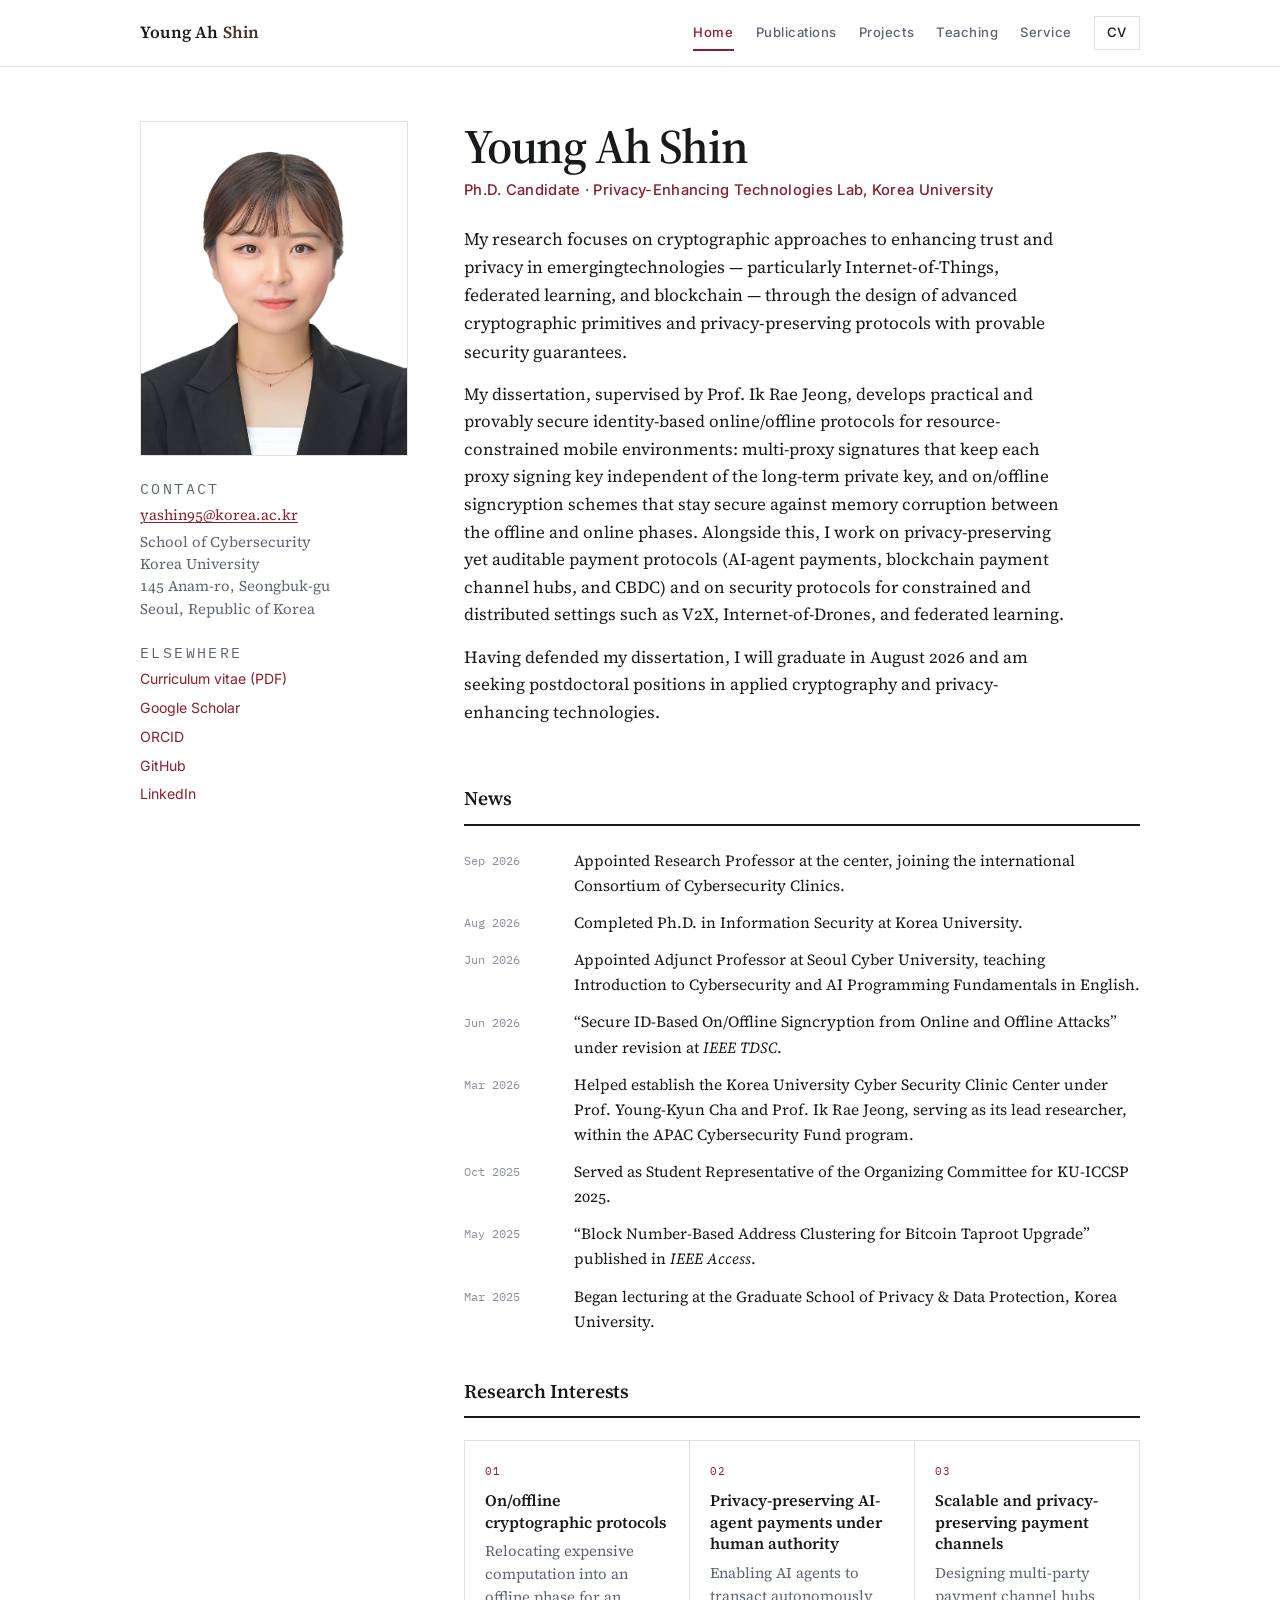
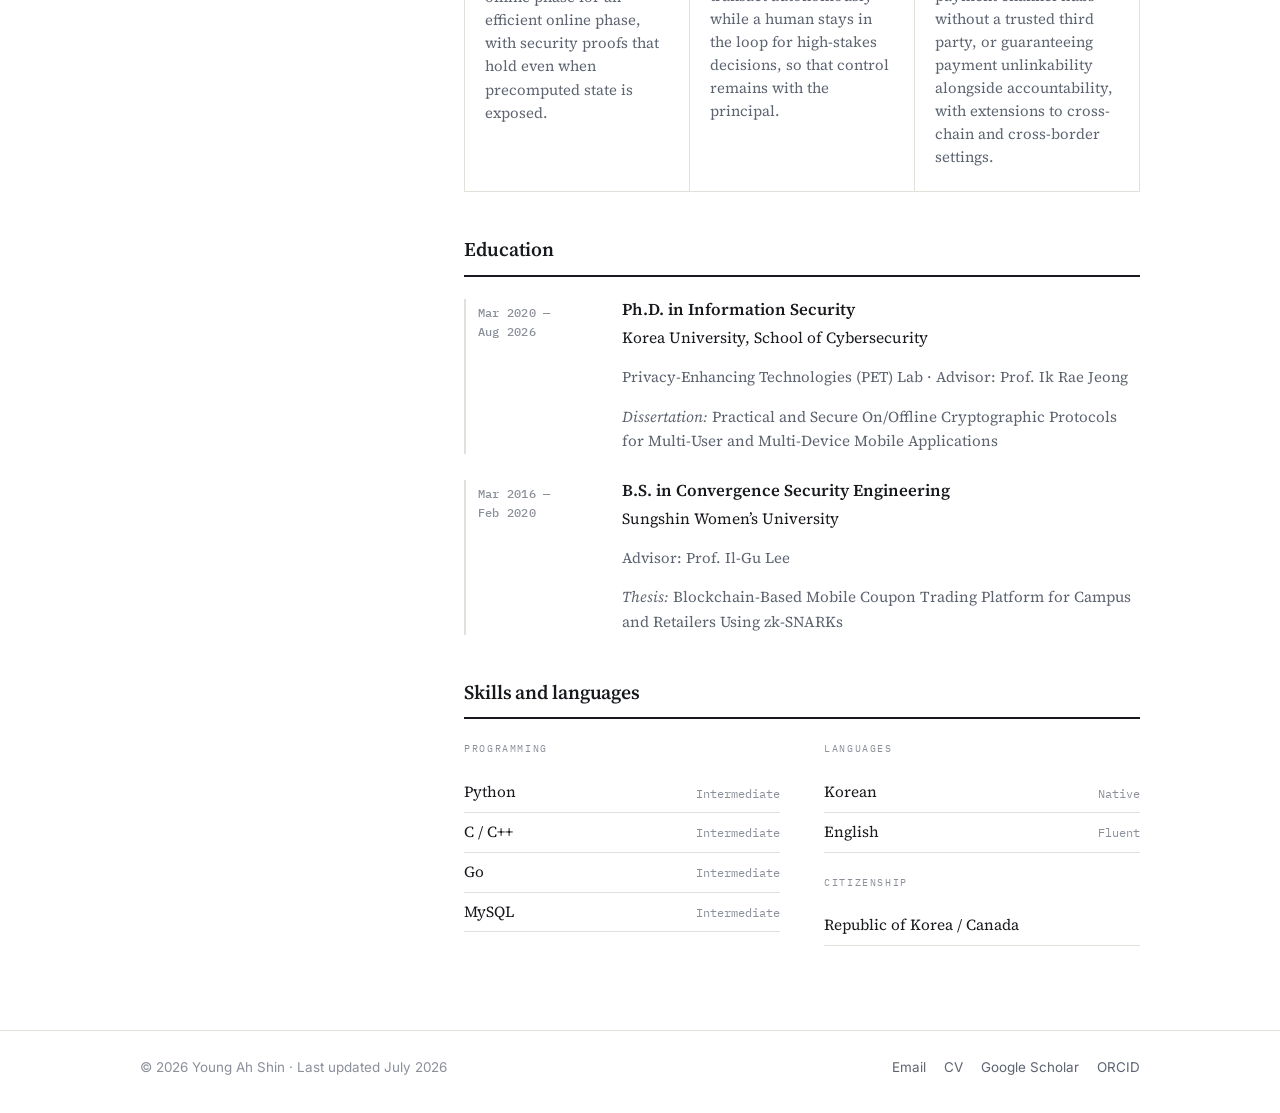
<file: index.html>
<!DOCTYPE html>
<html lang="en">
<head>
<meta charset="UTF-8">
<meta name="viewport" content="width=device-width, initial-scale=1.0">
<title>Young Ah Shin — Applied Cryptography, Security and Privacy</title>
<meta name="description" content="Young Ah Shin is a Ph.D. candidate at the School of Cybersecurity, Korea University, working on identity-based signatures, online/offline cryptographic protocols, and privacy-preserving blockchain payments.">
<meta name="author" content="Young Ah Shin">
<meta property="og:title" content="Young Ah Shin">
<meta property="og:description" content="Applied cryptography, provable security, and privacy-enhancing technologies.">
<meta property="og:type" content="profile">
<link rel="preconnect" href="https://fonts.googleapis.com">
<link rel="preconnect" href="https://fonts.gstatic.com" crossorigin>
<link href="https://fonts.googleapis.com/css2?family=IBM+Plex+Mono:wght@400;500&family=Inter:wght@400;500;600&family=Source+Serif+4:ital,opsz,wght@0,8..60,400;0,8..60,600;1,8..60,400&display=swap" rel="stylesheet">
<link rel="stylesheet" href="styles.css">
</head>
<body>
<a class="skip" href="#main">Skip to content</a>

<header class="site-header">
  <nav class="wrap nav" aria-label="Main">
    <a class="brand" href="index.html">Young Ah <span>Shin</span></a>
    <div class="nav-links">
      <a class="active" href="index.html">Home</a>
      <!-- <a href="research.html">Research</a> -->
      <a href="publications.html">Publications</a>
      <a href="projects.html">Projects</a>
      <a href="teaching.html">Teaching</a>
      <a href="service.html">Service</a>
      <a class="cv-link" href="cvShin_updated.pdf" target="_blank" rel="noopener">CV</a>
    </div>
  </nav>
</header>

<main id="main">
<div class="wrap page">

  <div class="home-grid">

    <aside class="side">
      <div class="portrait">
        <img src="Shin.jpg" alt="Portrait of Young Ah Shin">
      </div>

      <div class="side-block">
        <p class="side-label">Contact</p>
        <p><a href="mailto:yashin95@korea.ac.kr">yashin95@korea.ac.kr</a></p>
        <p>School of Cybersecurity<br>Korea University<br>145 Anam-ro, Seongbuk-gu<br>Seoul, Republic of Korea</p>
      </div>

      <div class="side-block">
        <p class="side-label">Elsewhere</p>
        <div class="side-links">
          <a href="cvShin_updated.pdf" target="_blank" rel="noopener">Curriculum vitae (PDF)</a>
          <a href="https://scholar.google.com/citations?user=QF94qp0AAAAJ&hl=en" target="_blank" rel="noopener">Google Scholar</a>
          <a href="https://orcid.org/0000-0001-7969-7143" target="_blank" rel="noopener">ORCID</a>
          <a href="https://github.com/youngkorea" target="_blank" rel="noopener">GitHub</a>
          <a href="https://www.linkedin.com/in/young-95-korea/" target="_blank" rel="noopener">LinkedIn</a>
        </div>
      </div>
    </aside>

    <div class="intro">
      <h1>Young Ah Shin</h1>
      <p class="role">Ph.D. Candidate · Privacy-Enhancing Technologies Lab, Korea University</p>

      <p class="lead">
        My research focuses on cryptographic approaches to enhancing trust and privacy in emergingtechnologies — particularly Internet-of-Things, federated learning, and blockchain — through the design of advanced cryptographic primitives and privacy-preserving protocols with provable security guarantees.
        <!--I design cryptographic primitives and protocols that keep systems trustworthy when
        the devices running them are weak, mobile, or partly compromised — and I prove that
        they hold.-->
      </p>

      <p>
        My dissertation, supervised by Prof. Ik Rae Jeong, develops practical and provably
        secure identity-based online/offline protocols for resource-constrained mobile
        environments: multi-proxy signatures that keep each proxy signing key independent
        of the long-term private key, and on/offline signcryption schemes that stay secure against
        memory corruption between the offline and online phases. Alongside this, I work on privacy-preserving yet auditable payment protocols (AI-agent payments, blockchain payment channel hubs,  and CBDC) and on security protocols
        for constrained and distributed settings such as V2X, Internet-of-Drones, and federated learning.
      </p>

      <p>
        Having defended my dissertation, I will graduate in August 2026 and am seeking postdoctoral positions in applied cryptography and privacy-enhancing technologies.
      </p>

      <section class="section">
        <h2 class="section-title">News</h2>
        <ul class="news">
          <li><time datetime="2026-09">Sep 2026</time><span>Appointed Research Professor at the center, joining the international Consortium of Cybersecurity Clinics.</span></li>
          <li><time datetime="2026-08">Aug 2026</time><span>Completed Ph.D. in Information Security at Korea University.</span></li>
          <li><time datetime="2026-06">Jun 2026</time><span>Appointed Adjunct Professor at Seoul Cyber University, teaching Introduction to Cybersecurity and AI Programming Fundamentals in English.</span></li>
          <li><time datetime="2026-06">Jun 2026</time><span>&ldquo;Secure ID-Based On/Offline Signcryption from Online and Offline Attacks&rdquo; under revision at <em>IEEE TDSC</em>.</span></li>
          <li><time datetime="2026-03">Mar 2026</time><span>Helped establish the Korea University Cyber Security Clinic Center under Prof. Young-Kyun Cha and Prof. Ik Rae Jeong, serving as its lead researcher, within the APAC Cybersecurity Fund program.</span></li>
          <li><time datetime="2025-10">Oct 2025</time><span>Served as Student Representative of the Organizing Committee for KU-ICCSP 2025.</span></li>
          <li><time datetime="2025-05">May 2025</time><span>&ldquo;Block Number-Based Address Clustering for Bitcoin Taproot Upgrade&rdquo; published in <em>IEEE Access</em>.</span></li>
          <li><time datetime="2025-03">Mar 2025</time><span>Began lecturing at the Graduate School of Privacy &amp; Data Protection, Korea University.</span></li>
        </ul>
      </section>
      <section class="section">
        <h2 class="section-title">Research Interests</h2>
        <div class="cards">
          <article class="card">
            <span class="num">01</span>
            <h3>On/offline cryptographic protocols</h3>
            <p>Relocating expensive computation into an offline phase for an efficient online phase, with security proofs that hold even when precomputed state is exposed.</p>
          </article>
          <article class="card">
            <span class="num">02</span>
            <h3>Privacy-preserving AI-agent payments under human authority</h3>
            <p>Enabling AI agents to transact autonomously while a human stays in the loop for high-stakes decisions, so that control remains with the principal.</p>
          </article>
          <article class="card">
            <span class="num">03</span>
            <h3>Scalable and privacy-preserving payment channels</h3>
            <p>Designing multi-party payment channel hubs without a trusted third party, or guaranteeing payment unlinkability alongside accountability, with extensions to cross-chain and cross-border settings.</p>
          </article>
        </div>
      </section>
          <!--
          <article class="card">
            <span class="num">01</span>
            <h3>Online/offline cryptographic protocols</h3>
            <p>Signatures and signcryption for mobile, multi-user, and multi-device settings, with security proofs that account for state exposure between phases.</p>
          </article>
          <article class="card">
            <span class="num">02</span>
            <h3>Private and auditable payments</h3>
            <p>Payment channel hubs and CBDC designs that reconcile transaction privacy with fine-grained, regulation-compliant auditability.</p>
          </article>
          <article class="card">
            <span class="num">03</span>
            <h3>Autonomous-agent transactions</h3>
            <p>Cryptographic authorization, user pre-approval, and selective disclosure for accountable payments between autonomous AI agents.</p>
          </article>
        -->

      <section class="section">
        <h2 class="section-title">Education</h2>
        <div class="rail-list">
          <article class="rail-item">
            <div class="rail-key">Mar 2020 —<br>Aug 2026</div>
            <div class="rail-body">
              <h3>Ph.D. in Information Security</h3>
              <p class="org">Korea University, School of Cybersecurity</p>
              <p class="meta">Privacy-Enhancing Technologies (PET) Lab · Advisor: Prof. Ik Rae Jeong</p>
              <p class="note"><em>Dissertation:</em> Practical and Secure On/Offline Cryptographic Protocols for Multi-User and Multi-Device Mobile Applications</p>
            </div>
          </article>
          <article class="rail-item">
            <div class="rail-key">Mar 2016 —<br>Feb 2020</div>
            <div class="rail-body">
              <h3>B.S. in Convergence Security Engineering</h3>
              <p class="org">Sungshin Women&rsquo;s University</p>
              <p class="meta">Advisor: Prof. Il-Gu Lee</p>
              <p class="note"><em>Thesis:</em> Blockchain-Based Mobile Coupon Trading Platform for Campus and Retailers Using zk-SNARKs</p>
            </div>
          </article>
        </div>
      </section>

      <section class="section">
        <h2 class="section-title">Skills and languages</h2>
        <div class="split">
          <div>
            <p class="side-label">Programming</p>
            <ul class="plain">
              <li>Python <span>Intermediate</span></li>
              <li>C / C++ <span>Intermediate</span></li>
              <li>Go <span>Intermediate</span></li>
              <li>MySQL <span>Intermediate</span></li>
            </ul>
          </div>
          <div>
            <p class="side-label">Languages</p>
            <ul class="plain">
              <li>Korean <span>Native</span></li>
              <li>English <span>Fluent</span></li>
            </ul>
            <p class="side-label" style="margin-top:22px">Citizenship</p>
            <ul class="plain">
              <li>Republic of Korea / Canada</li>
            </ul>
          </div>
        </div>
        <!--
        <div class="callout">
          <p>References are available on request.</p>
        </div>
        -->
      </section>

    </div>
  </div>

</div>
</main>

<footer>
  <div class="wrap footer-row">
    <span>© 2026 Young Ah Shin · Last updated July 2026</span>
    <div class="footer-links">
      <a href="mailto:yashin95@korea.ac.kr">Email</a>
      <a href="cvShin_updated.pdf" target="_blank" rel="noopener">CV</a>
      <a href="https://scholar.google.com/citations?user=QF94qp0AAAAJ&hl=en" target="_blank" rel="noopener">Google Scholar</a>
      <a href="https://orcid.org/0000-0001-7969-7143" target="_blank" rel="noopener">ORCID</a>
    </div>
  </div>
</footer>
</body>
</html>
</file>
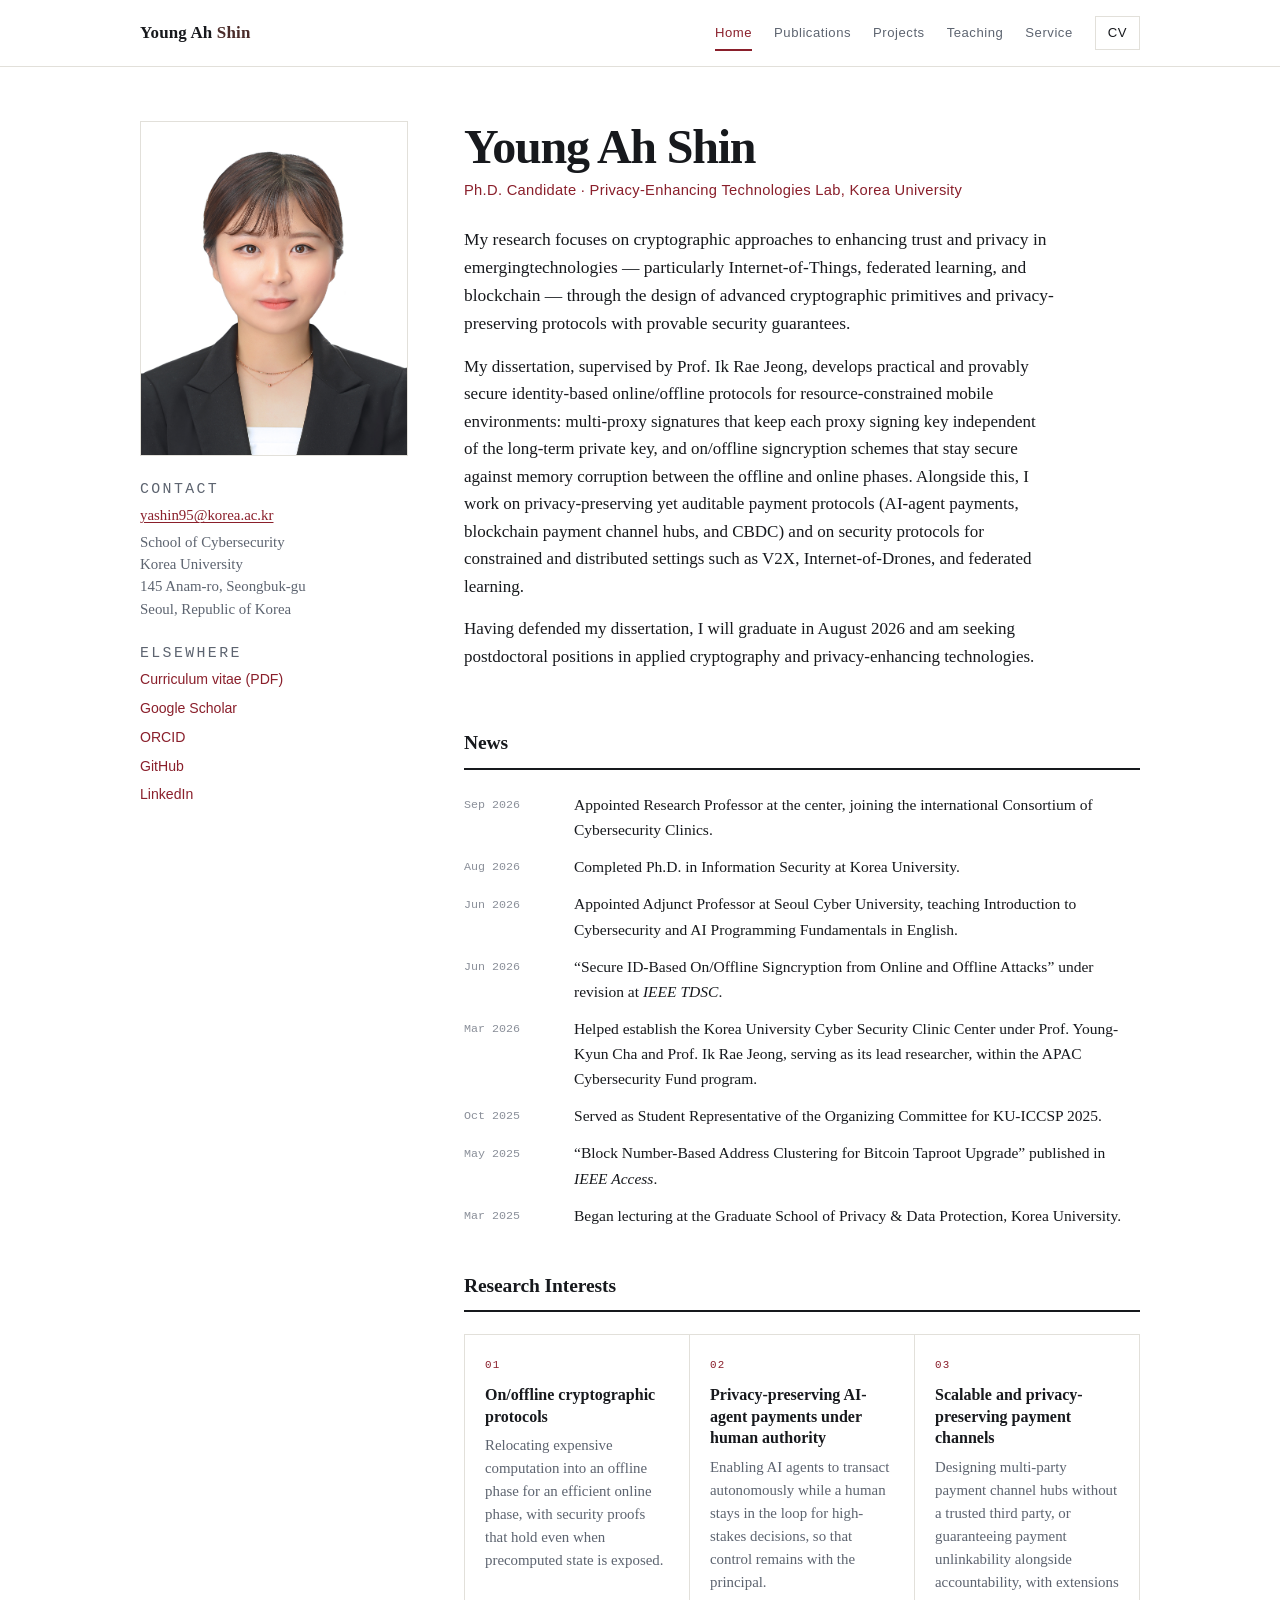
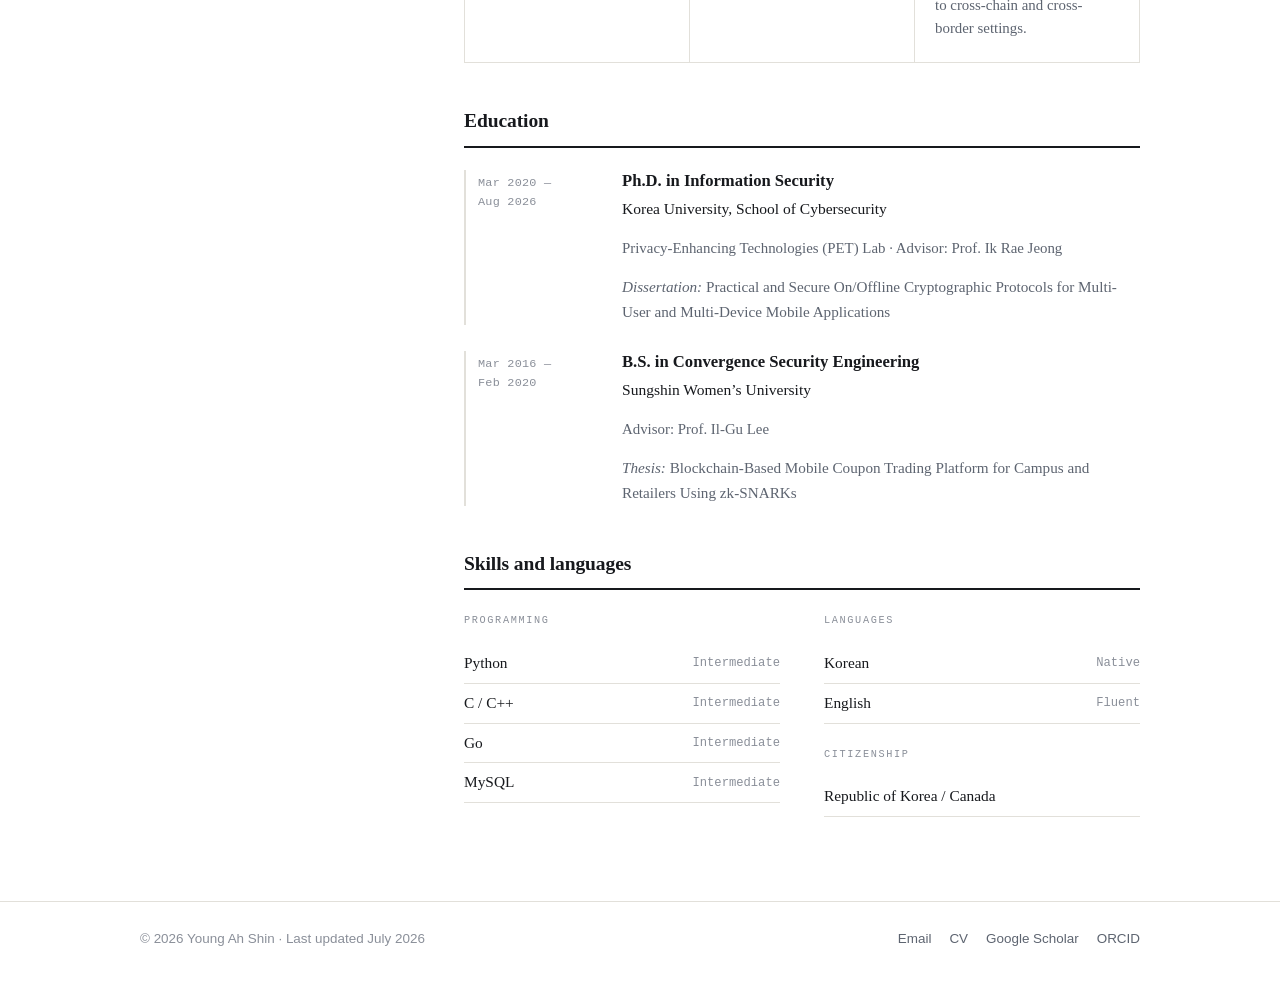
<file: about.html>
<!DOCTYPE html>
<html lang="en">
<head>
<meta charset="UTF-8">
<title>Redirecting | Young Ah Shin</title>
<meta http-equiv="refresh" content="0; url=index.html">
<link rel="canonical" href="index.html">
<meta name="robots" content="noindex">
</head>
<body>
<p>This page has moved. <a href="index.html">Continue to the homepage</a>.</p>
</body>
</html>
</file>
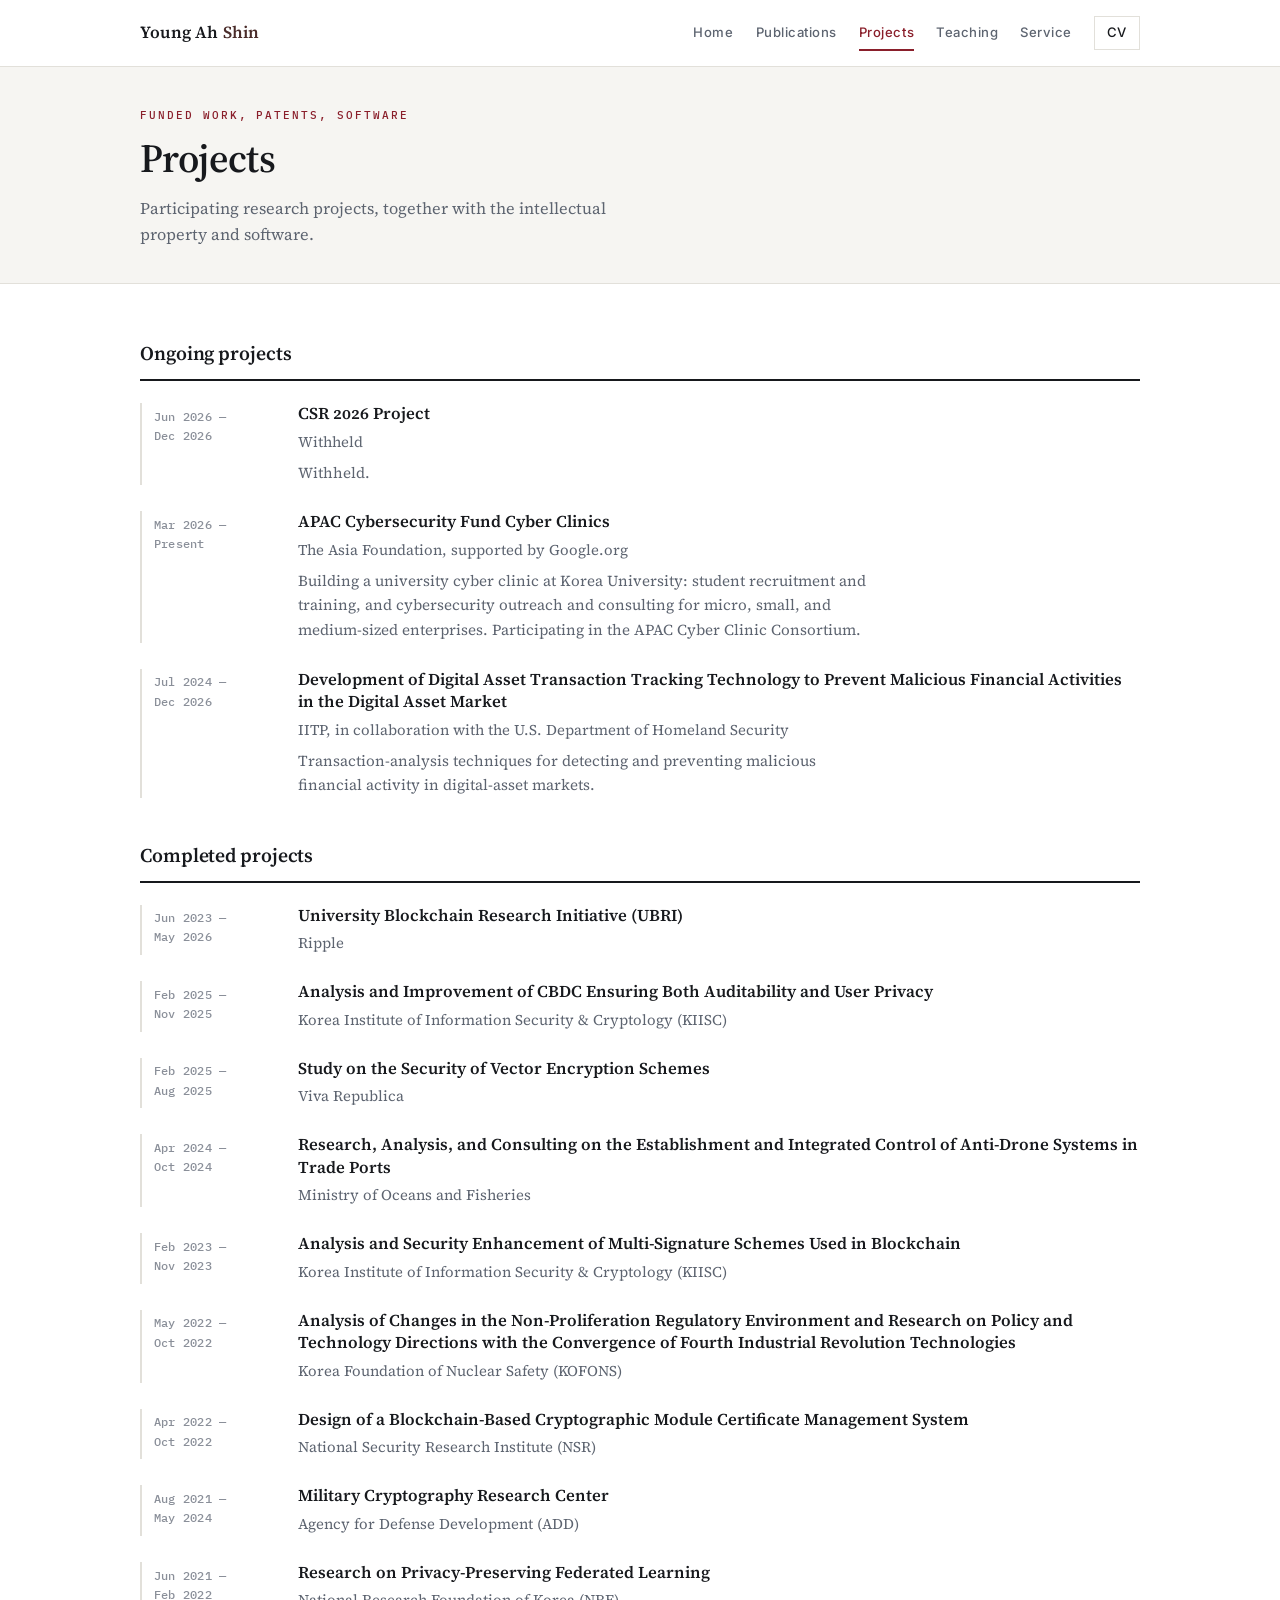
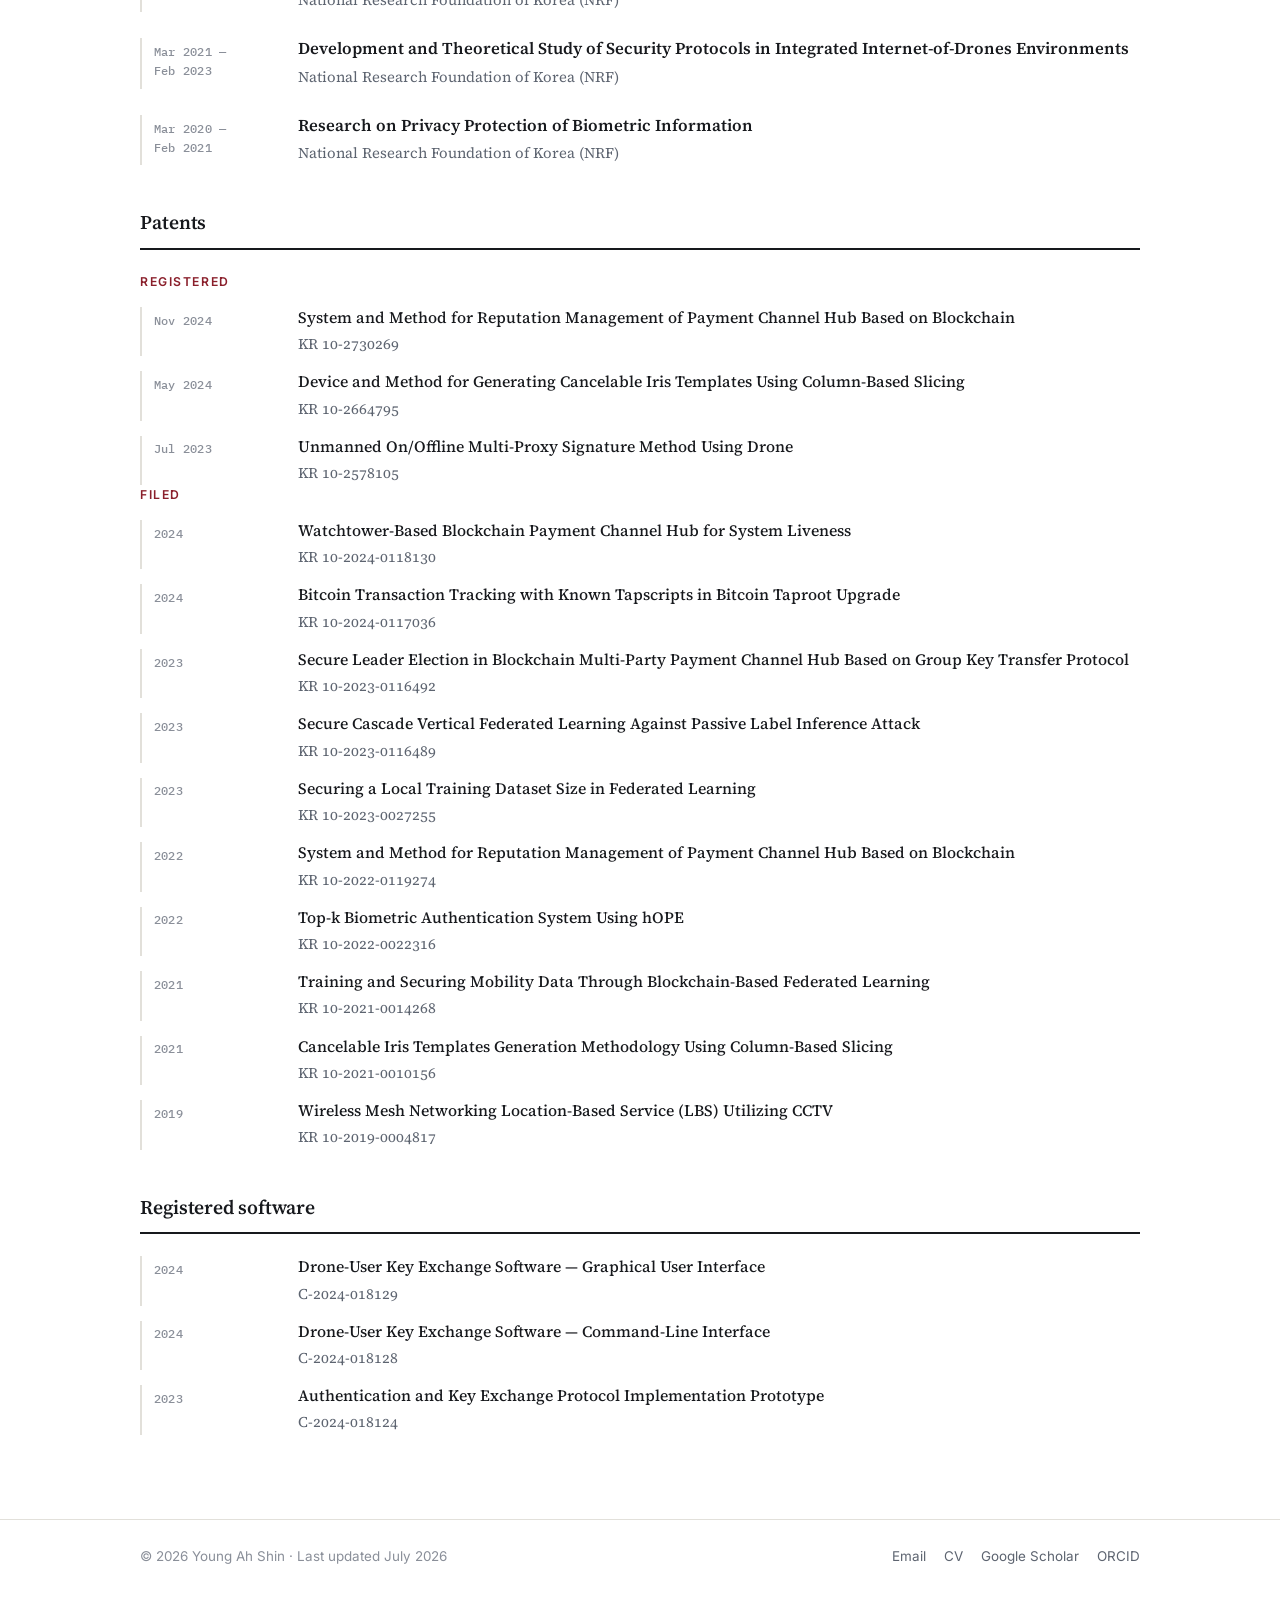
<file: projects.html>
<!DOCTYPE html>
<html lang="en">
<head>
<meta charset="UTF-8">
<meta name="viewport" content="width=device-width, initial-scale=1.0">
<title>Projects | Young Ah Shin</title>
<meta name="description" content="Funded research projects, patents, and registered software of Young Ah Shin.">
<link rel="preconnect" href="https://fonts.googleapis.com">
<link rel="preconnect" href="https://fonts.gstatic.com" crossorigin>
<link href="https://fonts.googleapis.com/css2?family=IBM+Plex+Mono:wght@400;500&family=Inter:wght@400;500;600&family=Source+Serif+4:ital,opsz,wght@0,8..60,400;0,8..60,600;1,8..60,400&display=swap" rel="stylesheet">
<link rel="stylesheet" href="styles.css">
</head>
<body>
<a class="skip" href="#main">Skip to content</a>

<header class="site-header">
  <nav class="wrap nav" aria-label="Main">
    <a class="brand" href="index.html">Young Ah <span>Shin</span></a>
    <div class="nav-links">
      <a href="index.html">Home</a>
      <!--<a href="research.html">Research</a>-->
      <a href="publications.html">Publications</a>
      <a class="active" href="projects.html">Projects</a>
      <a href="teaching.html">Teaching</a>
      <a href="service.html">Service</a>
      <a class="cv-link" href="cvShin_updated.pdf" target="_blank" rel="noopener">CV</a>
    </div>
  </nav>
</header>

<div class="banner">
  <div class="wrap">
    <p class="eyebrow">Funded work, patents, software</p>
    <h1>Projects</h1>
    <p class="lede">
      Participating research projects, together with the intellectual property and software.
    </p>
  </div>
</div>

<main id="main">
<div class="wrap page">

  <section class="section">
    <h2 class="section-title">Ongoing projects</h2>
    <div class="rail-list">

      <article class="rail-item">
        <div class="rail-key">Jun 2026 —<br>Dec 2026</div>
        <div class="rail-body">
          <h3>CSR 2026 Project</h3>
          <p class="meta">Withheld</p>
          <p class="note">
            Withheld.
          </p>
        </div>
      </article>

      <article class="rail-item">
        <div class="rail-key">Mar 2026 —<br>Present</div>
        <div class="rail-body">
          <h3>APAC Cybersecurity Fund Cyber Clinics</h3>
          <p class="meta">The Asia Foundation, supported by Google.org</p>
          <p class="note">
            Building a university cyber clinic at Korea University: student recruitment and
            training, and cybersecurity outreach and consulting for micro, small, and
            medium-sized enterprises. Participating in the APAC Cyber Clinic Consortium.
          </p>
        </div>
      </article>

      <article class="rail-item">
        <div class="rail-key">Jul 2024 —<br>Dec 2026</div>
        <div class="rail-body">
          <h3>Development of Digital Asset Transaction Tracking Technology to Prevent Malicious Financial Activities in the Digital Asset Market</h3>
          <p class="meta">IITP, in collaboration with the U.S. Department of Homeland Security</p>
          <p class="note">
            Transaction-analysis techniques for detecting and preventing malicious financial
            activity in digital-asset markets.
          </p>
        </div>
      </article>
    </div>
  </section>

  <section class="section">
    <h2 class="section-title">Completed projects</h2>
    <div class="rail-list">

      <article class="rail-item">
        <div class="rail-key">Jun 2023 —<br>May 2026</div>
        <div class="rail-body">
          <h3>University Blockchain Research Initiative (UBRI)</h3>
          <p class="meta">Ripple</p>
          <!--<p class="note">
            Blockchain-security research under a UBRI grant, operation of a Ripple validator
            node, management of the Blockchain Security Research Center at Korea University,
            and participation in the XRP Ledger ecosystem including APEX 2025.
          </p>-->
        </div>
      </article>

      <article class="rail-item">
        <div class="rail-key">Feb 2025 —<br>Nov 2025</div>
        <div class="rail-body">
          <h3>Analysis and Improvement of CBDC Ensuring Both Auditability and User Privacy</h3>
          <p class="meta">Korea Institute of Information Security &amp; Cryptology (KIISC)</p>
        </div>
      </article>

      <article class="rail-item">
        <div class="rail-key">Feb 2025 —<br>Aug 2025</div>
        <div class="rail-body">
          <h3>Study on the Security of Vector Encryption Schemes</h3>
          <p class="meta">Viva Republica</p>
        </div>
      </article>

      <article class="rail-item">
        <div class="rail-key">Apr 2024 —<br>Oct 2024</div>
        <div class="rail-body">
          <h3>Research, Analysis, and Consulting on the Establishment and Integrated Control of Anti-Drone Systems in Trade Ports</h3>
          <p class="meta">Ministry of Oceans and Fisheries</p>
        </div>
      </article>

      <article class="rail-item">
        <div class="rail-key">Feb 2023 —<br>Nov 2023</div>
        <div class="rail-body">
          <h3>Analysis and Security Enhancement of Multi-Signature Schemes Used in Blockchain</h3>
          <p class="meta">Korea Institute of Information Security &amp; Cryptology (KIISC)</p>
        </div>
      </article>

      <article class="rail-item">
        <div class="rail-key">May 2022 —<br>Oct 2022</div>
        <div class="rail-body">
          <h3>Analysis of Changes in the Non-Proliferation Regulatory Environment and Research on Policy and Technology Directions with the Convergence of Fourth Industrial Revolution Technologies</h3>
          <p class="meta">Korea Foundation of Nuclear Safety (KOFONS)</p>
        </div>
      </article>

      <article class="rail-item">
        <div class="rail-key">Apr 2022 —<br>Oct 2022</div>
        <div class="rail-body">
          <h3>Design of a Blockchain-Based Cryptographic Module Certificate Management System</h3>
          <p class="meta">National Security Research Institute (NSR)</p>
        </div>
      </article>

      <article class="rail-item">
        <div class="rail-key">Aug 2021 —<br>May 2024</div>
        <div class="rail-body">
          <h3>Military Cryptography Research Center</h3>
          <p class="meta">Agency for Defense Development (ADD)</p>
        </div>
      </article>

      <article class="rail-item">
        <div class="rail-key">Jun 2021 —<br>Feb 2022</div>
        <div class="rail-body">
          <h3>Research on Privacy-Preserving Federated Learning</h3>
          <p class="meta">National Research Foundation of Korea (NRF)</p>
        </div>
      </article>

      <article class="rail-item">
        <div class="rail-key">Mar 2021 —<br>Feb 2023</div>
        <div class="rail-body">
          <h3>Development and Theoretical Study of Security Protocols in Integrated Internet-of-Drones Environments</h3>
          <p class="meta">National Research Foundation of Korea (NRF)</p>
        </div>
      </article>

      <article class="rail-item">
        <div class="rail-key">Mar 2020 —<br>Feb 2021</div>
        <div class="rail-body">
          <h3>Research on Privacy Protection of Biometric Information</h3>
          <p class="meta">National Research Foundation of Korea (NRF)</p>
        </div>
      </article>

    </div>
  </section>

  <section class="section">
    <h2 class="section-title">Patents</h2>

    <p class="section-sub">Registered</p>
    <div class="rail-list tight">
      <article class="rail-item">
        <div class="rail-key">Nov 2024</div>
        <div class="rail-body">
          <h3>System and Method for Reputation Management of Payment Channel Hub Based on Blockchain</h3>
          <p class="meta">KR 10-2730269</p>
        </div>
      </article>
      <article class="rail-item">
        <div class="rail-key">May 2024</div>
        <div class="rail-body">
          <h3>Device and Method for Generating Cancelable Iris Templates Using Column-Based Slicing</h3>
          <p class="meta">KR 10-2664795</p>
        </div>
      </article>
      <article class="rail-item">
        <div class="rail-key">Jul 2023</div>
        <div class="rail-body">
          <h3>Unmanned On/Offline Multi-Proxy Signature Method Using Drone</h3>
          <p class="meta">KR 10-2578105</p>
        </div>
      </article>
    </div>

    <p class="section-sub">Filed</p>
    <div class="rail-list tight">
      <article class="rail-item">
        <div class="rail-key">2024</div>
        <div class="rail-body">
          <h3>Watchtower-Based Blockchain Payment Channel Hub for System Liveness</h3>
          <p class="meta">KR 10-2024-0118130</p>
        </div>
      </article>
      <article class="rail-item">
        <div class="rail-key">2024</div>
        <div class="rail-body">
          <h3>Bitcoin Transaction Tracking with Known Tapscripts in Bitcoin Taproot Upgrade</h3>
          <p class="meta">KR 10-2024-0117036</p>
        </div>
      </article>
      <article class="rail-item">
        <div class="rail-key">2023</div>
        <div class="rail-body">
          <h3>Secure Leader Election in Blockchain Multi-Party Payment Channel Hub Based on Group Key Transfer Protocol</h3>
          <p class="meta">KR 10-2023-0116492</p>
        </div>
      </article>
      <article class="rail-item">
        <div class="rail-key">2023</div>
        <div class="rail-body">
          <h3>Secure Cascade Vertical Federated Learning Against Passive Label Inference Attack</h3>
          <p class="meta">KR 10-2023-0116489</p>
        </div>
      </article>
      <article class="rail-item">
        <div class="rail-key">2023</div>
        <div class="rail-body">
          <h3>Securing a Local Training Dataset Size in Federated Learning</h3>
          <p class="meta">KR 10-2023-0027255</p>
        </div>
      </article>
      <article class="rail-item">
        <div class="rail-key">2022</div>
        <div class="rail-body">
          <h3>System and Method for Reputation Management of Payment Channel Hub Based on Blockchain</h3>
          <p class="meta">KR 10-2022-0119274</p>
        </div>
      </article>
      <article class="rail-item">
        <div class="rail-key">2022</div>
        <div class="rail-body">
          <h3>Top-k Biometric Authentication System Using hOPE</h3>
          <p class="meta">KR 10-2022-0022316</p>
        </div>
      </article>
      <article class="rail-item">
        <div class="rail-key">2021</div>
        <div class="rail-body">
          <h3>Training and Securing Mobility Data Through Blockchain-Based Federated Learning</h3>
          <p class="meta">KR 10-2021-0014268</p>
        </div>
      </article>
      <article class="rail-item">
        <div class="rail-key">2021</div>
        <div class="rail-body">
          <h3>Cancelable Iris Templates Generation Methodology Using Column-Based Slicing</h3>
          <p class="meta">KR 10-2021-0010156</p>
        </div>
      </article>
      <article class="rail-item">
        <div class="rail-key">2019</div>
        <div class="rail-body">
          <h3>Wireless Mesh Networking Location-Based Service (LBS) Utilizing CCTV</h3>
          <p class="meta">KR 10-2019-0004817</p>
        </div>
      </article>
    </div>
  </section>

  <section class="section">
    <h2 class="section-title">Registered software</h2>
    <div class="rail-list tight">
      <article class="rail-item">
        <div class="rail-key">2024</div>
        <div class="rail-body">
          <h3>Drone-User Key Exchange Software — Graphical User Interface</h3>
          <p class="meta">C-2024-018129</p>
        </div>
      </article>
      <article class="rail-item">
        <div class="rail-key">2024</div>
        <div class="rail-body">
          <h3>Drone-User Key Exchange Software — Command-Line Interface</h3>
          <p class="meta">C-2024-018128</p>
        </div>
      </article>
      <article class="rail-item">
        <div class="rail-key">2023</div>
        <div class="rail-body">
          <h3>Authentication and Key Exchange Protocol Implementation Prototype</h3>
          <p class="meta">C-2024-018124</p>
        </div>
      </article>
    </div>
  </section>

</div>
</main>

<footer>
  <div class="wrap footer-row">
    <span>© 2026 Young Ah Shin · Last updated July 2026</span>
    <div class="footer-links">
      <a href="mailto:yashin95@korea.ac.kr">Email</a>
      <a href="cvShin_updated.pdf" target="_blank" rel="noopener">CV</a>
      <a href="https://scholar.google.com/citations?user=QF94qp0AAAAJ&hl=en" target="_blank" rel="noopener">Google Scholar</a>
      <a href="https://orcid.org/0000-0001-7969-7143" target="_blank" rel="noopener">ORCID</a>
    </div>
  </div>
</footer>
</body>
</html>
</file>
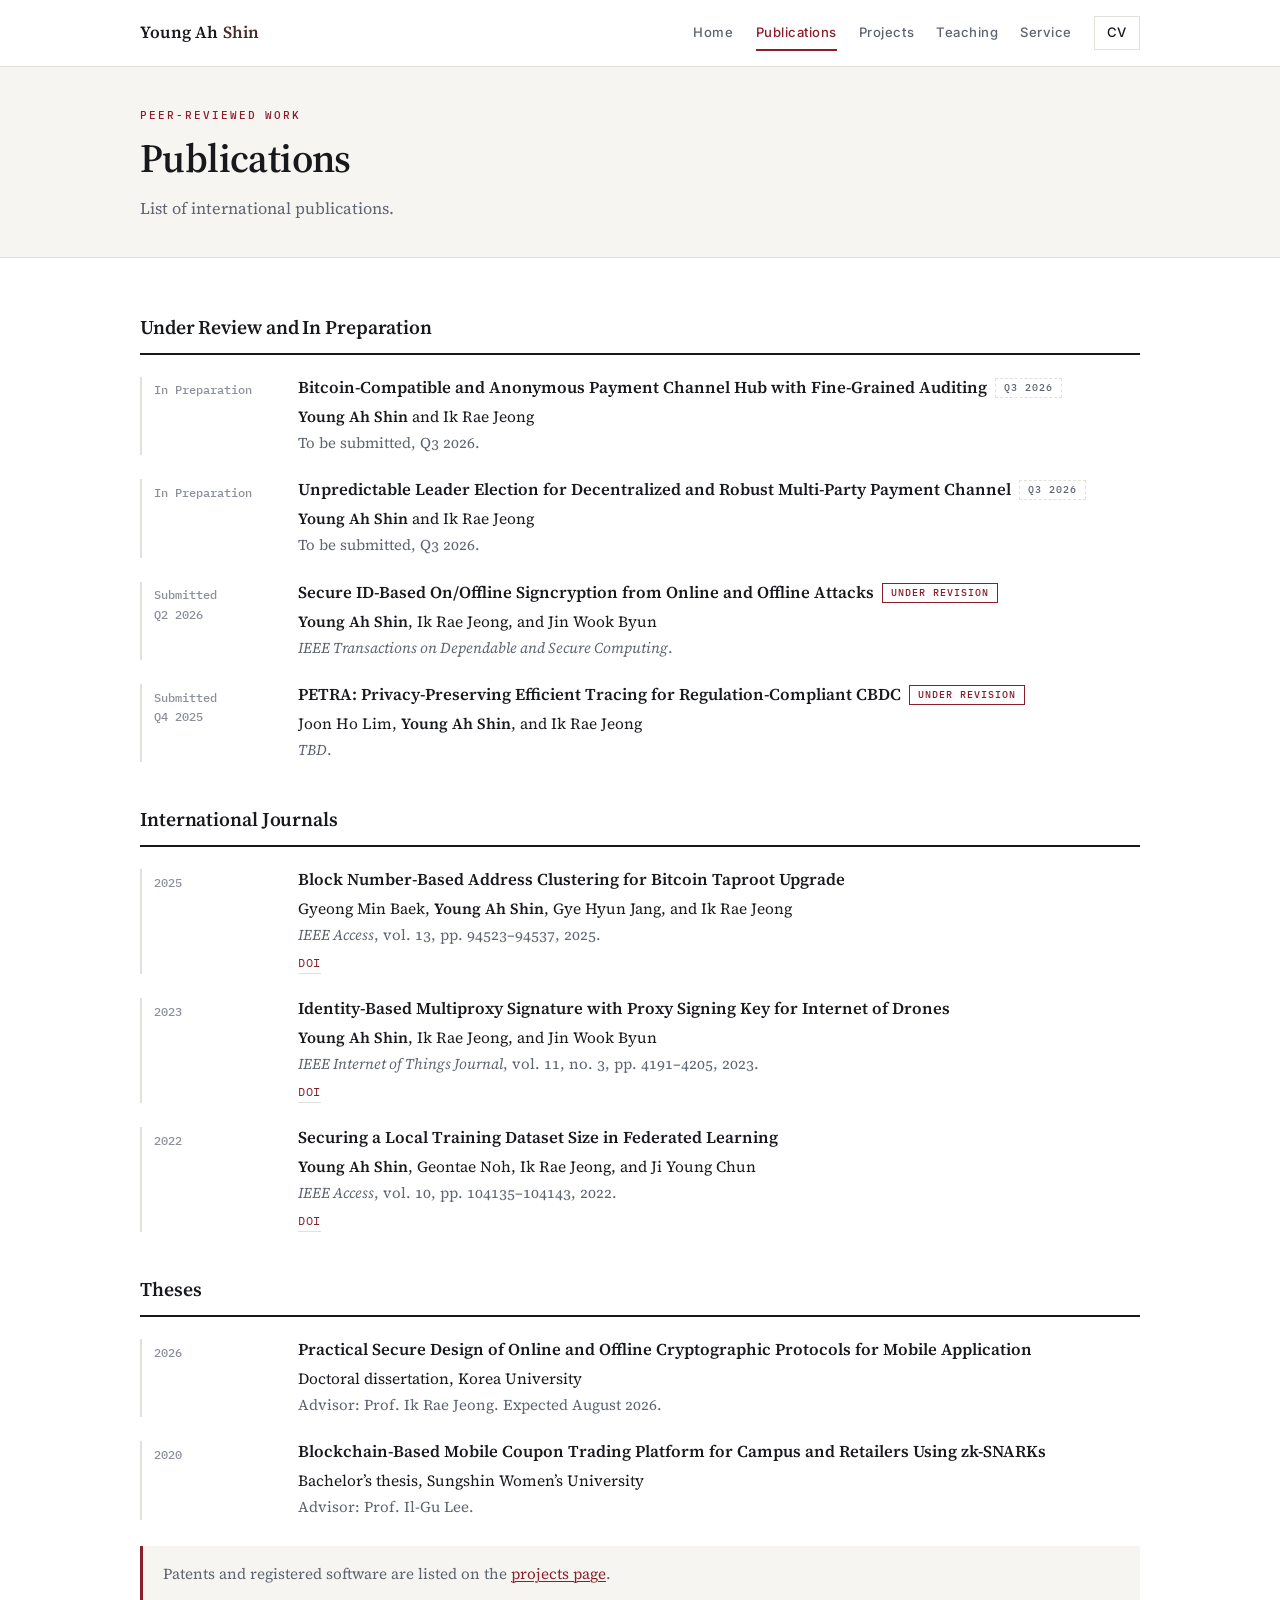
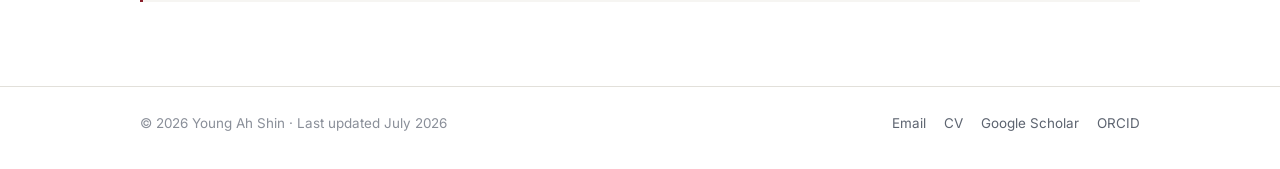
<file: publications.html>
<!DOCTYPE html>
<html lang="en">
<head>
<meta charset="UTF-8">
<meta name="viewport" content="width=device-width, initial-scale=1.0">
<title>Publications | Young Ah Shin</title>
<meta name="description" content="Journal articles and manuscripts under review by Young Ah Shin.">
<link rel="preconnect" href="https://fonts.googleapis.com">
<link rel="preconnect" href="https://fonts.gstatic.com" crossorigin>
<link href="https://fonts.googleapis.com/css2?family=IBM+Plex+Mono:wght@400;500&family=Inter:wght@400;500;600&family=Source+Serif+4:ital,opsz,wght@0,8..60,400;0,8..60,600;1,8..60,400&display=swap" rel="stylesheet">
<link rel="stylesheet" href="styles.css">
</head>
<body>
<a class="skip" href="#main">Skip to content</a>

<header class="site-header">
  <nav class="wrap nav" aria-label="Main">
    <a class="brand" href="index.html">Young Ah <span>Shin</span></a>
    <div class="nav-links">
      <a href="index.html">Home</a>
      <!--<a href="research.html">Research</a>-->
      <a class="active" href="publications.html">Publications</a>
      <a href="projects.html">Projects</a>
      <a href="teaching.html">Teaching</a>
      <a href="service.html">Service</a>
      <a class="cv-link" href="cvShin_updated.pdf" target="_blank" rel="noopener">CV</a>
    </div>
  </nav>
</header>

<div class="banner">
  <div class="wrap">
    <p class="eyebrow">Peer-reviewed work</p>
    <h1>Publications</h1>
    <p class="lede">
      List of international publications.
    </p>
  </div>
</div>

<main id="main">
<div class="wrap page">

  <section class="section">
    <h2 class="section-title">Under Review and In Preparation</h2>
    <ol class="pub-list">
      <li class="pub">
        <div class="pub-key">In Preparation</div>
        <div>
          <span class="pub-title">Bitcoin-Compatible and Anonymous Payment Channel Hub with Fine-Grained Auditing<span class="tag progress">Q3 2026</span></span>
          <span class="pub-authors"><strong>Young Ah Shin</strong> and Ik Rae Jeong</span>
          <span class="pub-venue">To be submitted, Q3 2026.</span>
        </div>
      </li>
      <li class="pub">
        <div class="pub-key">In Preparation</div>
        <div>
          <span class="pub-title">Unpredictable Leader Election for Decentralized and Robust Multi-Party Payment Channel<span class="tag progress">Q3 2026</span></span>
          <span class="pub-authors"><strong>Young Ah Shin</strong> and Ik Rae Jeong</span>
          <span class="pub-venue">To be submitted, Q3 2026.</span>
        </div>
      </li>
      <li class="pub">
        <div class="pub-key">Submitted<br>Q2 2026</div>
        <div>
          <span class="pub-title">Secure ID-Based On/Offline Signcryption from Online and Offline Attacks<span class="tag review">Under revision</span></span>
          <span class="pub-authors"><strong>Young Ah Shin</strong>, Ik Rae Jeong, and Jin Wook Byun</span>
          <span class="pub-venue"><em>IEEE Transactions on Dependable and Secure Computing</em>.</span>
        </div>
      </li>
      <li class="pub">
        <div class="pub-key">Submitted<br>Q4 2025</div>
        <div>
          <span class="pub-title">PETRA: Privacy-Preserving Efficient Tracing for Regulation-Compliant CBDC<span class="tag review">Under revision</span></span>
          <span class="pub-authors">Joon Ho Lim, <strong>Young Ah Shin</strong>, and Ik Rae Jeong</span>
          <span class="pub-venue"><em>TBD</em>.</span>
        </div>
      </li>
    </ol>
  </section>

  <section class="section">
    <h2 class="section-title">International Journals</h2>
    <ol class="pub-list">
      <li class="pub">
        <div class="pub-key">2025</div>
        <div>
          <span class="pub-title">Block Number-Based Address Clustering for Bitcoin Taproot Upgrade</span>
          <span class="pub-authors">Gyeong Min Baek, <strong>Young Ah Shin</strong>, Gye Hyun Jang, and Ik Rae Jeong</span>
          <span class="pub-venue"><em>IEEE Access</em>, vol. 13, pp. 94523&ndash;94537, 2025.</span>
          <span class="pub-links">
            <a href="https://doi.org/10.1109/ACCESS.2025.3570459" target="_blank" rel="noopener">DOI</a>
          </span>
        </div>
      </li>
      <li class="pub">
        <div class="pub-key">2023</div>
        <div>
          <span class="pub-title">Identity-Based Multiproxy Signature with Proxy Signing Key for Internet of Drones</span>
          <span class="pub-authors"><strong>Young Ah Shin</strong>, Ik Rae Jeong, and Jin Wook Byun</span>
          <span class="pub-venue"><em>IEEE Internet of Things Journal</em>, vol. 11, no. 3, pp. 4191&ndash;4205, 2023.</span>
          <span class="pub-links">
            <a href="https://doi.org/10.1109/JIOT.2023.3300299" target="_blank" rel="noopener">DOI</a>
          </span>
        </div>
      </li>
      <li class="pub">
        <div class="pub-key">2022</div>
        <div>
          <span class="pub-title">Securing a Local Training Dataset Size in Federated Learning</span>
          <span class="pub-authors"><strong>Young Ah Shin</strong>, Geontae Noh, Ik Rae Jeong, and Ji Young Chun</span>
          <span class="pub-venue"><em>IEEE Access</em>, vol. 10, pp. 104135&ndash;104143, 2022.</span>
          <span class="pub-links">
            <a href="https://doi.org/10.1109/ACCESS.2022.3210702" target="_blank" rel="noopener">DOI</a>
          </span>
        </div>
      </li>
    </ol>
  </section>

  <section class="section">
    <h2 class="section-title">Theses</h2>
    <ol class="pub-list">
      <li class="pub">
        <div class="pub-key">2026</div>
        <div>
          <span class="pub-title">Practical Secure Design of Online and Offline Cryptographic Protocols for Mobile Application</span>
          <span class="pub-authors">Doctoral dissertation, Korea University</span>
          <span class="pub-venue">Advisor: Prof. Ik Rae Jeong. Expected August 2026.</span>
        </div>
      </li>
      <li class="pub">
        <div class="pub-key">2020</div>
        <div>
          <span class="pub-title">Blockchain-Based Mobile Coupon Trading Platform for Campus and Retailers Using zk-SNARKs</span>
          <span class="pub-authors">Bachelor&rsquo;s thesis, Sungshin Women&rsquo;s University</span>
          <span class="pub-venue">Advisor: Prof. Il-Gu Lee.</span>
        </div>
      </li>
    </ol>
    <div class="callout">
      <p>Patents and registered software are listed on the <a href="projects.html">projects page</a>.</p>
    </div>
  </section>

</div>
</main>

<footer>
  <div class="wrap footer-row">
    <span>© 2026 Young Ah Shin · Last updated July 2026</span>
    <div class="footer-links">
      <a href="mailto:yashin95@korea.ac.kr">Email</a>
      <a href="cvShin_updated.pdf" target="_blank" rel="noopener">CV</a>
      <a href="https://scholar.google.com/citations?user=QF94qp0AAAAJ&hl=en" target="_blank" rel="noopener">Google Scholar</a>
      <a href="https://orcid.org/0000-0001-7969-7143" target="_blank" rel="noopener">ORCID</a>
    </div>
  </div>
</footer>
</body>
</html>
</file>
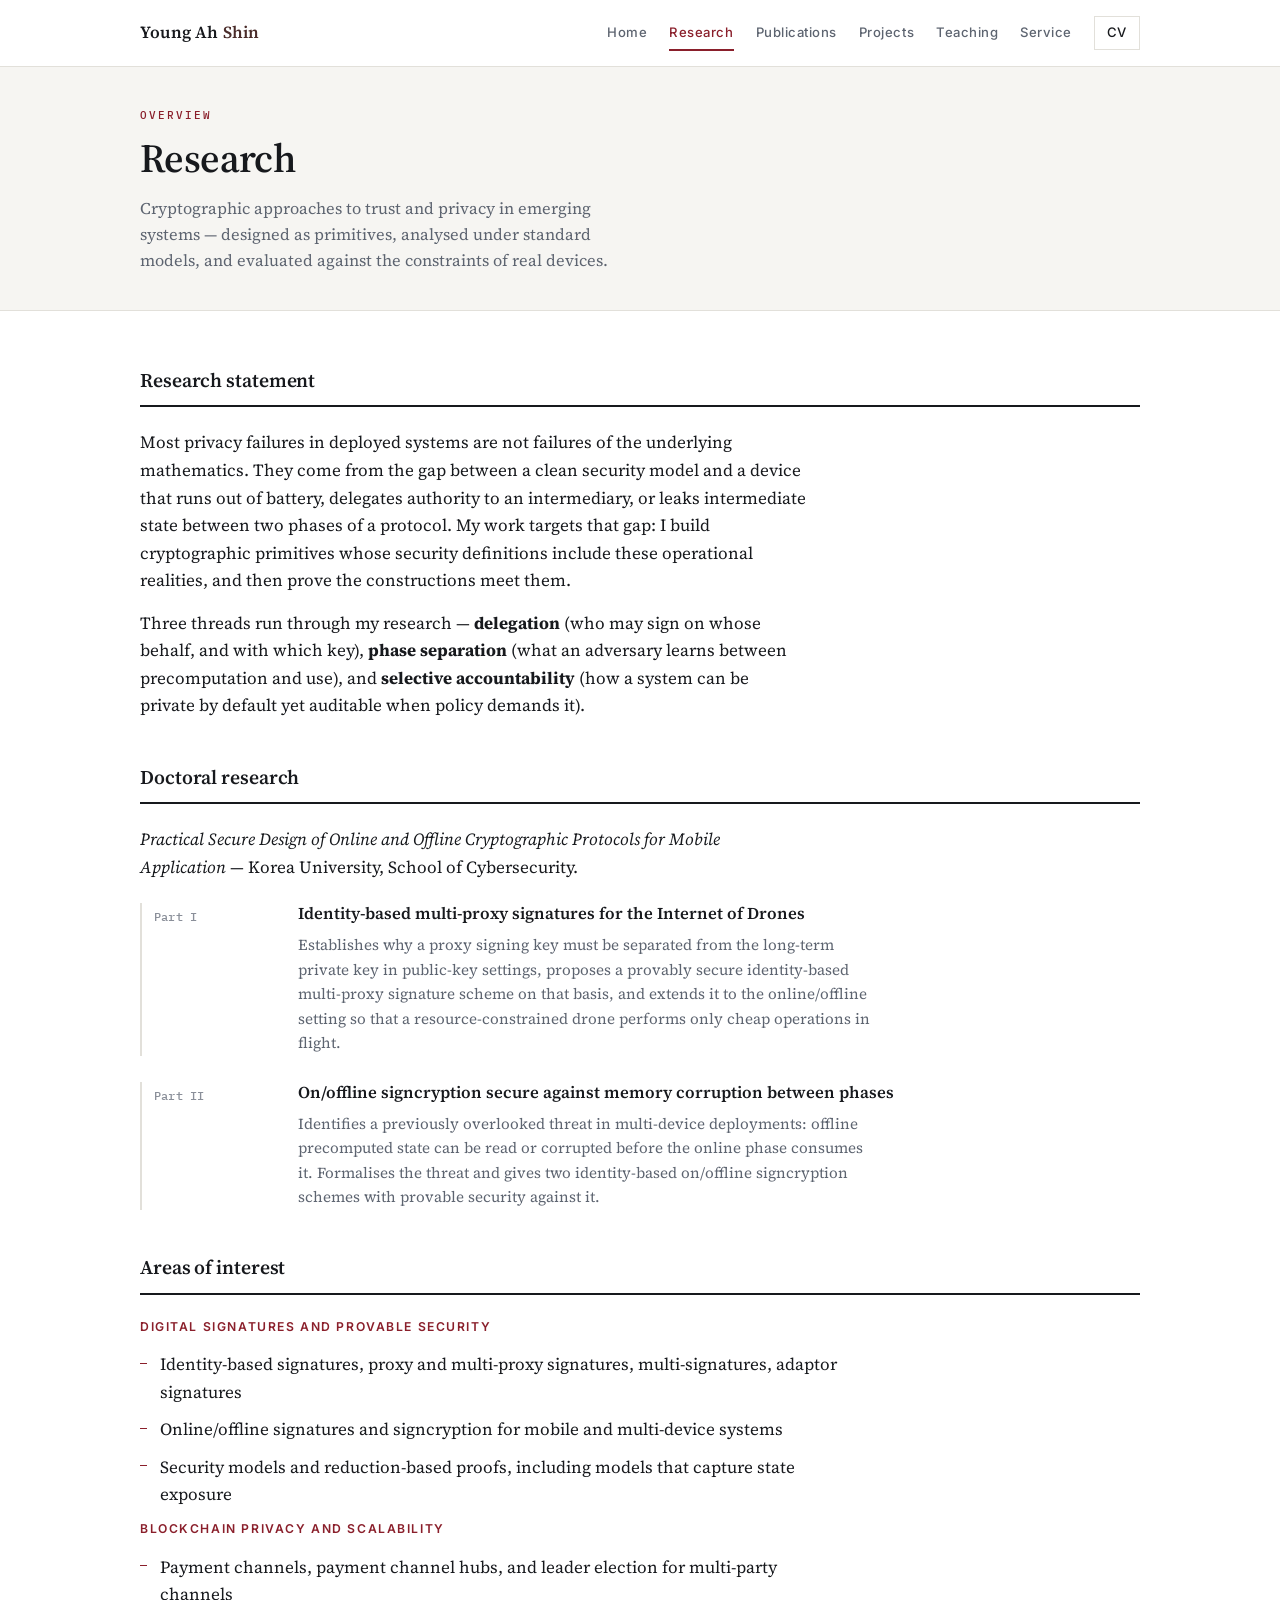
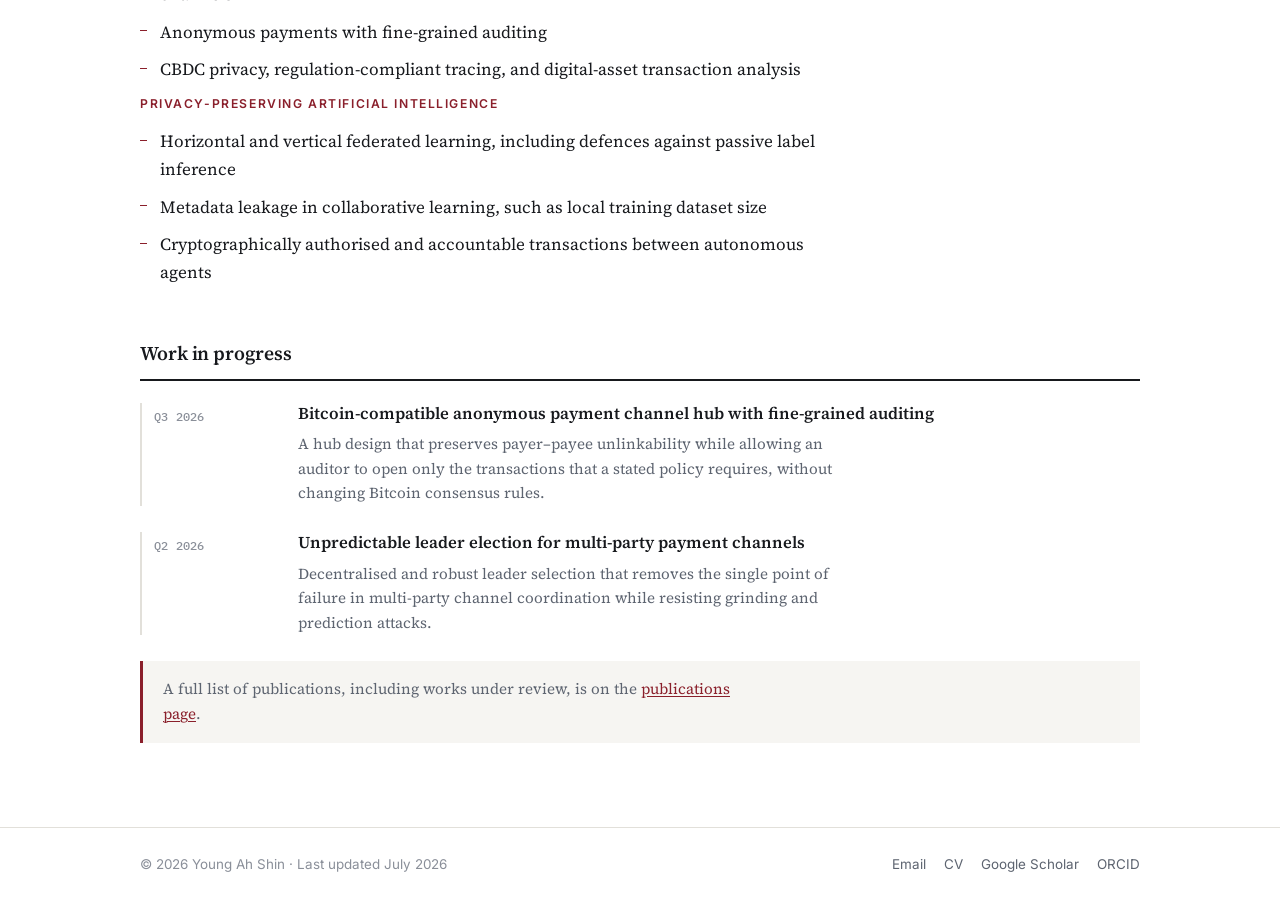
<file: research.html>
<!DOCTYPE html>
<html lang="en">
<head>
<meta charset="UTF-8">
<meta name="viewport" content="width=device-width, initial-scale=1.0">
<title>Research | Young Ah Shin</title>
<meta name="description" content="Research on identity-based signatures, online/offline cryptographic protocols, privacy-preserving blockchain payments, and federated learning.">
<link rel="preconnect" href="https://fonts.googleapis.com">
<link rel="preconnect" href="https://fonts.gstatic.com" crossorigin>
<link href="https://fonts.googleapis.com/css2?family=IBM+Plex+Mono:wght@400;500&family=Inter:wght@400;500;600&family=Source+Serif+4:ital,opsz,wght@0,8..60,400;0,8..60,600;1,8..60,400&display=swap" rel="stylesheet">
<link rel="stylesheet" href="styles.css">
</head>
<body>
<a class="skip" href="#main">Skip to content</a>

<header class="site-header">
  <nav class="wrap nav" aria-label="Main">
    <a class="brand" href="index.html">Young Ah <span>Shin</span></a>
    <div class="nav-links">
      <a href="index.html">Home</a>
      <a class="active" href="research.html">Research</a>
      <a href="publications.html">Publications</a>
      <a href="projects.html">Projects</a>
      <a href="teaching.html">Teaching</a>
      <a href="service.html">Service</a>
      <a class="cv-link" href="cvShin_updated.pdf" target="_blank" rel="noopener">CV</a>
    </div>
  </nav>
</header>

<div class="banner">
  <div class="wrap">
    <p class="eyebrow">Overview</p>
    <h1>Research</h1>
    <p class="lede">
      Cryptographic approaches to trust and privacy in emerging systems — designed as
      primitives, analysed under standard models, and evaluated against the constraints of
      real devices.
    </p>
  </div>
</div>

<main id="main">
<div class="wrap page">

  <section class="section">
    <h2 class="section-title">Research statement</h2>
    <p>
      Most privacy failures in deployed systems are not failures of the underlying
      mathematics. They come from the gap between a clean security model and a device that
      runs out of battery, delegates authority to an intermediary, or leaks intermediate
      state between two phases of a protocol. My work targets that gap: I build
      cryptographic primitives whose security definitions include these operational
      realities, and then prove the constructions meet them.
    </p>
    <p>
      Three threads run through my research — <strong>delegation</strong> (who may sign on
      whose behalf, and with which key), <strong>phase separation</strong> (what an
      adversary learns between precomputation and use), and <strong>selective
      accountability</strong> (how a system can be private by default yet auditable when
      policy demands it).
    </p>
  </section>

  <section class="section">
    <h2 class="section-title">Doctoral research</h2>
    <p>
      <em>Practical Secure Design of Online and Offline Cryptographic Protocols for Mobile
      Application</em> — Korea University, School of Cybersecurity.
    </p>

    <div class="rail-list" style="margin-top:22px">
      <article class="rail-item">
        <div class="rail-key">Part I</div>
        <div class="rail-body">
          <h3>Identity-based multi-proxy signatures for the Internet of Drones</h3>
          <p class="note">
            Establishes why a proxy signing key must be separated from the long-term private
            key in public-key settings, proposes a provably secure identity-based multi-proxy
            signature scheme on that basis, and extends it to the online/offline setting so
            that a resource-constrained drone performs only cheap operations in flight.
          </p>
        </div>
      </article>
      <article class="rail-item">
        <div class="rail-key">Part II</div>
        <div class="rail-body">
          <h3>On/offline signcryption secure against memory corruption between phases</h3>
          <p class="note">
            Identifies a previously overlooked threat in multi-device deployments: offline
            precomputed state can be read or corrupted before the online phase consumes it.
            Formalises the threat and gives two identity-based on/offline signcryption
            schemes with provable security against it.
          </p>
        </div>
      </article>
    </div>
  </section>

  <section class="section">
    <h2 class="section-title">Areas of interest</h2>

    <p class="section-sub">Digital signatures and provable security</p>
    <ul class="bullets">
      <li>Identity-based signatures, proxy and multi-proxy signatures, multi-signatures, adaptor signatures</li>
      <li>Online/offline signatures and signcryption for mobile and multi-device systems</li>
      <li>Security models and reduction-based proofs, including models that capture state exposure</li>
    </ul>

    <p class="section-sub">Blockchain privacy and scalability</p>
    <ul class="bullets">
      <li>Payment channels, payment channel hubs, and leader election for multi-party channels</li>
      <li>Anonymous payments with fine-grained auditing</li>
      <li>CBDC privacy, regulation-compliant tracing, and digital-asset transaction analysis</li>
    </ul>

    <p class="section-sub">Privacy-preserving artificial intelligence</p>
    <ul class="bullets">
      <li>Horizontal and vertical federated learning, including defences against passive label inference</li>
      <li>Metadata leakage in collaborative learning, such as local training dataset size</li>
      <li>Cryptographically authorised and accountable transactions between autonomous agents</li>
    </ul>
  </section>

  <section class="section">
    <h2 class="section-title">Work in progress</h2>
    <div class="rail-list">
      <article class="rail-item">
        <div class="rail-key">Q3 2026</div>
        <div class="rail-body">
          <h3>Bitcoin-compatible anonymous payment channel hub with fine-grained auditing</h3>
          <p class="note">
            A hub design that preserves payer&ndash;payee unlinkability while allowing an
            auditor to open only the transactions that a stated policy requires, without
            changing Bitcoin consensus rules.
          </p>
        </div>
      </article>
      <article class="rail-item">
        <div class="rail-key">Q2 2026</div>
        <div class="rail-body">
          <h3>Unpredictable leader election for multi-party payment channels</h3>
          <p class="note">
            Decentralised and robust leader selection that removes the single point of
            failure in multi-party channel coordination while resisting grinding and
            prediction attacks.
          </p>
        </div>
      </article>
    </div>
    <div class="callout">
      <p>A full list of publications, including works under review, is on the <a href="publications.html">publications page</a>.</p>
    </div>
  </section>

</div>
</main>

<footer>
  <div class="wrap footer-row">
    <span>© 2026 Young Ah Shin · Last updated July 2026</span>
    <div class="footer-links">
      <a href="mailto:yashin95@korea.ac.kr">Email</a>
      <a href="cvShin_updated.pdf" target="_blank" rel="noopener">CV</a>
      <a href="https://scholar.google.com/citations?user=QF94qp0AAAAJ&hl=en" target="_blank" rel="noopener">Google Scholar</a>
      <a href="https://orcid.org/0000-0001-7969-7143" target="_blank" rel="noopener">ORCID</a>
    </div>
  </div>
</footer>
</body>
</html>
</file>
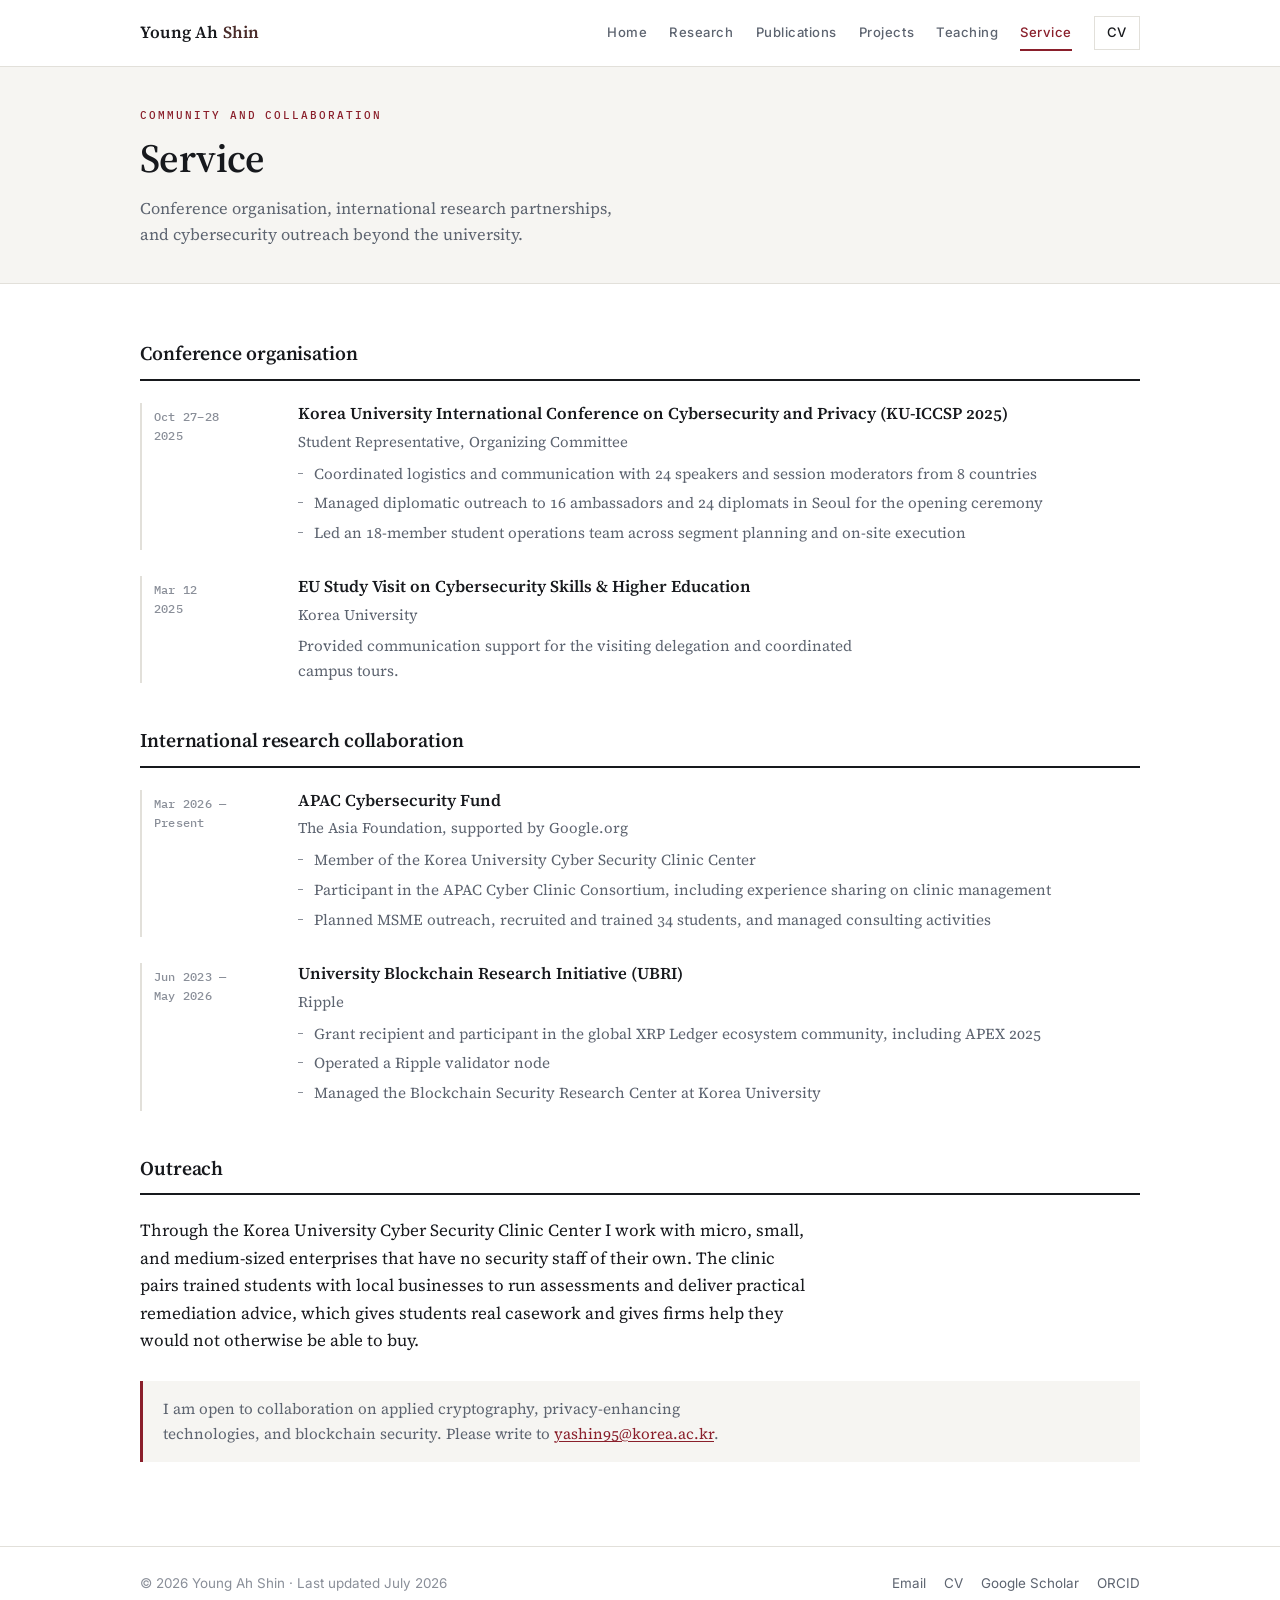
<file: service.html>
<!DOCTYPE html>
<html lang="en">
<head>
<meta charset="UTF-8">
<meta name="viewport" content="width=device-width, initial-scale=1.0">
<title>Service | Young Ah Shin</title>
<meta name="description" content="Conference organization, international research collaboration, and community outreach by Young Ah Shin.">
<link rel="preconnect" href="https://fonts.googleapis.com">
<link rel="preconnect" href="https://fonts.gstatic.com" crossorigin>
<link href="https://fonts.googleapis.com/css2?family=IBM+Plex+Mono:wght@400;500&family=Inter:wght@400;500;600&family=Source+Serif+4:ital,opsz,wght@0,8..60,400;0,8..60,600;1,8..60,400&display=swap" rel="stylesheet">
<link rel="stylesheet" href="styles.css">
</head>
<body>
<a class="skip" href="#main">Skip to content</a>

<header class="site-header">
  <nav class="wrap nav" aria-label="Main">
    <a class="brand" href="index.html">Young Ah <span>Shin</span></a>
    <div class="nav-links">
      <a href="index.html">Home</a>
      <a href="research.html">Research</a>
      <a href="publications.html">Publications</a>
      <a href="projects.html">Projects</a>
      <a href="teaching.html">Teaching</a>
      <a class="active" href="service.html">Service</a>
      <a class="cv-link" href="cvShin_updated.pdf" target="_blank" rel="noopener">CV</a>
    </div>
  </nav>
</header>

<div class="banner">
  <div class="wrap">
    <p class="eyebrow">Community and collaboration</p>
    <h1>Service</h1>
    <p class="lede">
      Conference organisation, international research partnerships, and cybersecurity
      outreach beyond the university.
    </p>
  </div>
</div>

<main id="main">
<div class="wrap page">

  <section class="section">
    <h2 class="section-title">Conference organisation</h2>
    <div class="rail-list">

      <article class="rail-item">
        <div class="rail-key">Oct 27&ndash;28<br>2025</div>
        <div class="rail-body">
          <h3>Korea University International Conference on Cybersecurity and Privacy (KU-ICCSP 2025)</h3>
          <p class="meta">Student Representative, Organizing Committee</p>
          <ul>
            <li>Coordinated logistics and communication with 24 speakers and session moderators from 8 countries</li>
            <li>Managed diplomatic outreach to 16 ambassadors and 24 diplomats in Seoul for the opening ceremony</li>
            <li>Led an 18-member student operations team across segment planning and on-site execution</li>
          </ul>
        </div>
      </article>

      <article class="rail-item">
        <div class="rail-key">Mar 12<br>2025</div>
        <div class="rail-body">
          <h3>EU Study Visit on Cybersecurity Skills &amp; Higher Education</h3>
          <p class="meta">Korea University</p>
          <p class="note">Provided communication support for the visiting delegation and coordinated campus tours.</p>
        </div>
      </article>

    </div>
  </section>

  <section class="section">
    <h2 class="section-title">International research collaboration</h2>
    <div class="rail-list">

      <article class="rail-item">
        <div class="rail-key">Mar 2026 —<br>Present</div>
        <div class="rail-body">
          <h3>APAC Cybersecurity Fund</h3>
          <p class="meta">The Asia Foundation, supported by Google.org</p>
          <ul>
            <li>Member of the Korea University Cyber Security Clinic Center</li>
            <li>Participant in the APAC Cyber Clinic Consortium, including experience sharing on clinic management</li>
            <li>Planned MSME outreach, recruited and trained 34 students, and managed consulting activities</li>
          </ul>
        </div>
      </article>

      <article class="rail-item">
        <div class="rail-key">Jun 2023 —<br>May 2026</div>
        <div class="rail-body">
          <h3>University Blockchain Research Initiative (UBRI)</h3>
          <p class="meta">Ripple</p>
          <ul>
            <li>Grant recipient and participant in the global XRP Ledger ecosystem community, including APEX 2025</li>
            <li>Operated a Ripple validator node</li>
            <li>Managed the Blockchain Security Research Center at Korea University</li>
          </ul>
        </div>
      </article>

    </div>
  </section>

  <section class="section">
    <h2 class="section-title">Outreach</h2>
    <p>
      Through the Korea University Cyber Security Clinic Center I work with micro, small,
      and medium-sized enterprises that have no security staff of their own. The clinic
      pairs trained students with local businesses to run assessments and deliver practical
      remediation advice, which gives students real casework and gives firms help they would
      not otherwise be able to buy.
    </p>
    <div class="callout">
      <p>
        I am open to collaboration on applied cryptography, privacy-enhancing technologies,
        and blockchain security. Please write to
        <a href="mailto:yashin95@korea.ac.kr">yashin95@korea.ac.kr</a>.
      </p>
    </div>
  </section>

</div>
</main>

<footer>
  <div class="wrap footer-row">
    <span>© 2026 Young Ah Shin · Last updated July 2026</span>
    <div class="footer-links">
      <a href="mailto:yashin95@korea.ac.kr">Email</a>
      <a href="cvShin_updated.pdf" target="_blank" rel="noopener">CV</a>
      <a href="https://scholar.google.com/citations?user=QF94qp0AAAAJ&hl=en" target="_blank" rel="noopener">Google Scholar</a>
      <a href="https://orcid.org/0000-0001-7969-7143" target="_blank" rel="noopener">ORCID</a>
    </div>
  </div>
</footer>
</body>
</html>
</file>
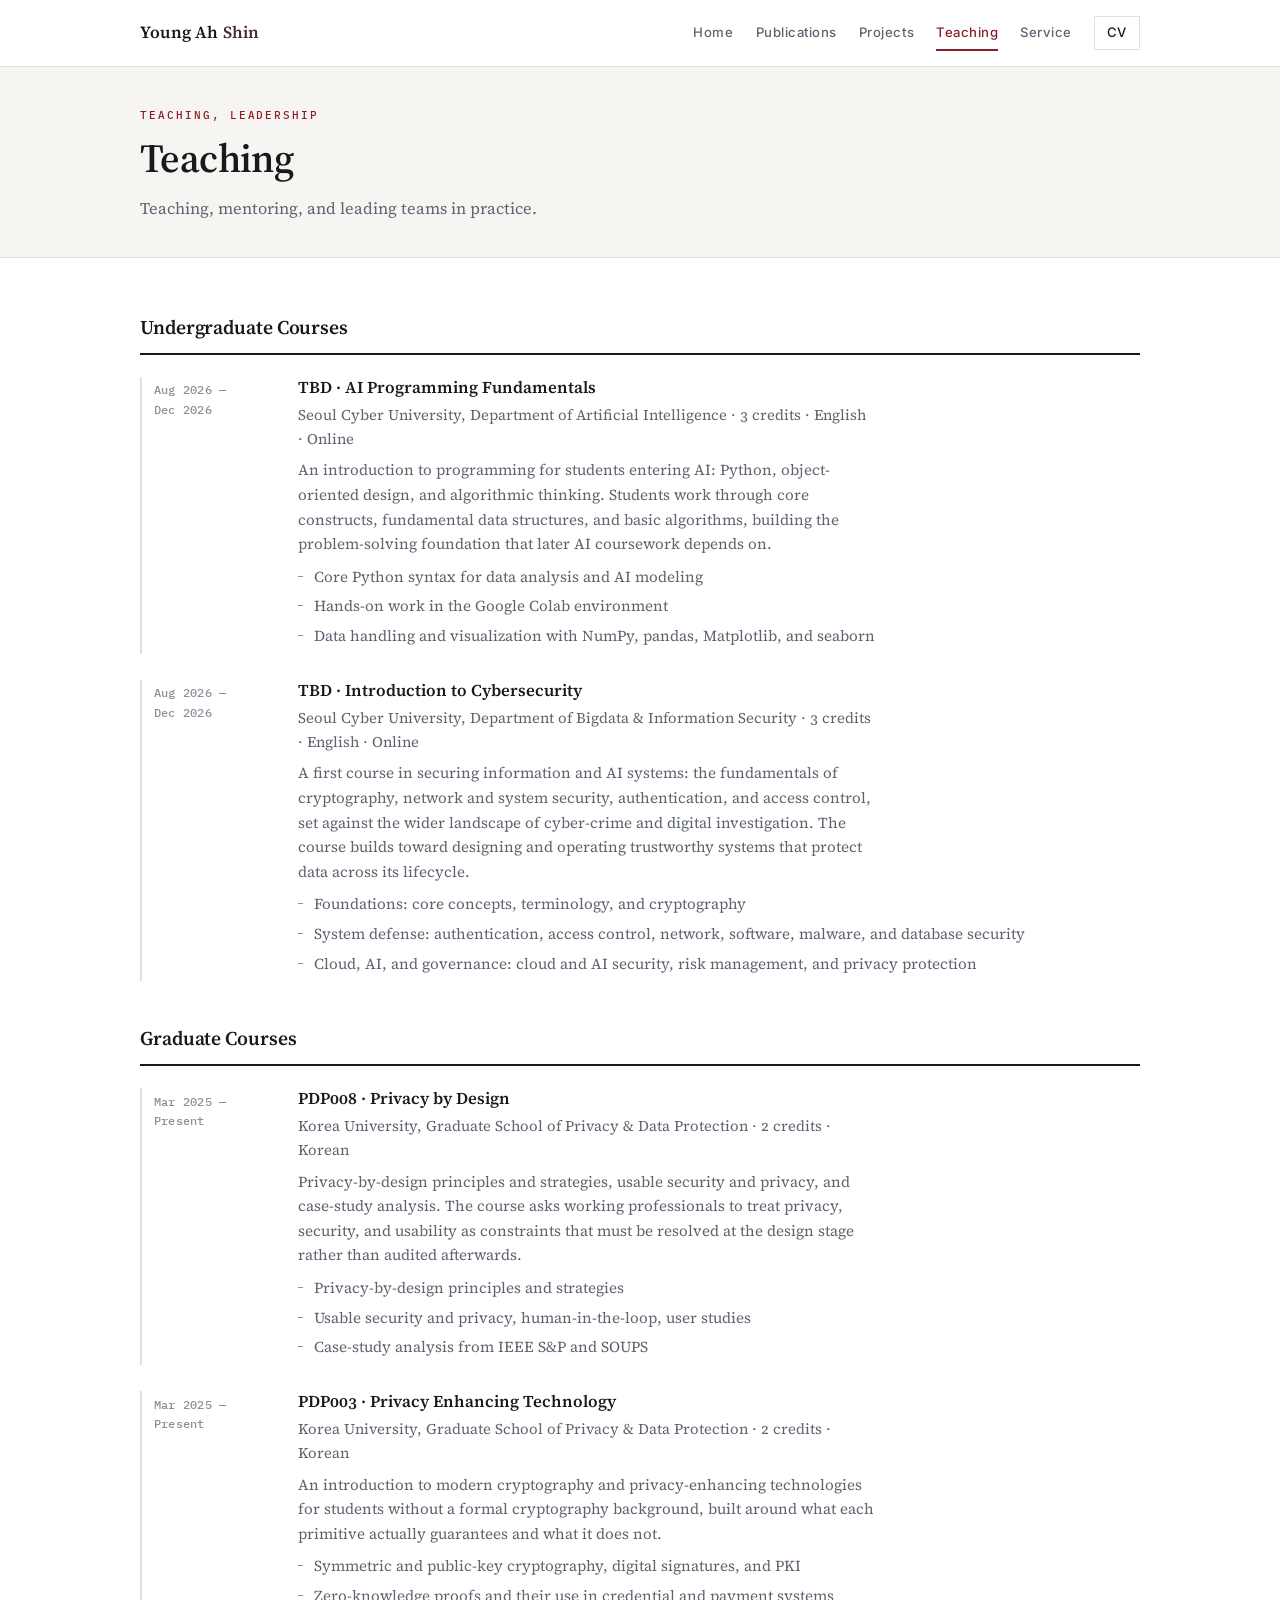
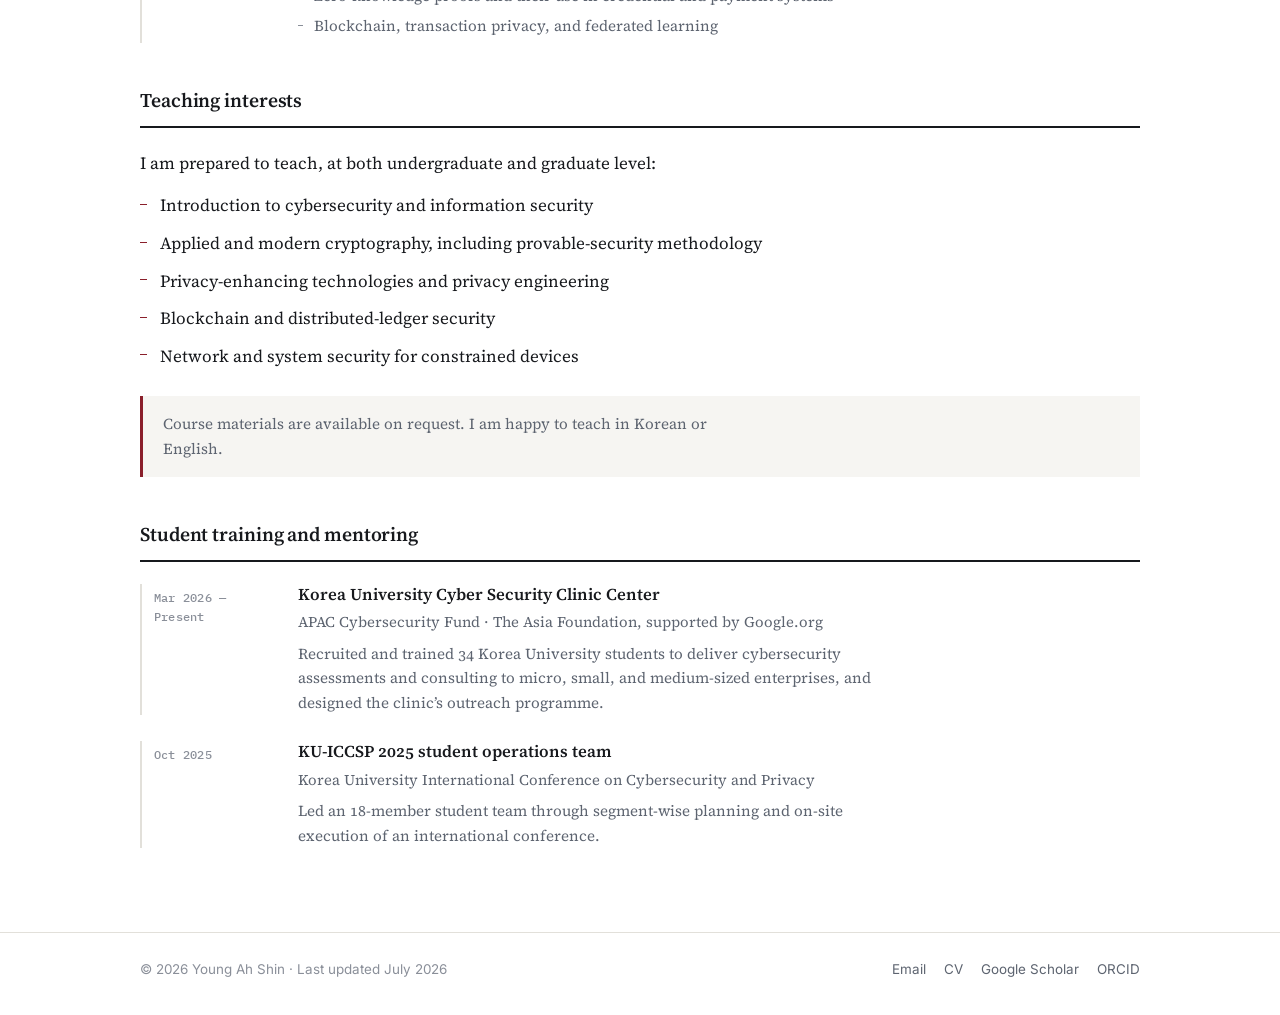
<file: teaching.html>
<!DOCTYPE html>
<html lang="en">
<head>
<meta charset="UTF-8">
<meta name="viewport" content="width=device-width, initial-scale=1.0">
<title>Teaching | Young Ah Shin</title>
<meta name="description" content="Graduate courses taught by Young Ah Shin at Korea University's Graduate School of Privacy and Data Protection.">
<link rel="preconnect" href="https://fonts.googleapis.com">
<link rel="preconnect" href="https://fonts.gstatic.com" crossorigin>
<link href="https://fonts.googleapis.com/css2?family=IBM+Plex+Mono:wght@400;500&family=Inter:wght@400;500;600&family=Source+Serif+4:ital,opsz,wght@0,8..60,400;0,8..60,600;1,8..60,400&display=swap" rel="stylesheet">
<link rel="stylesheet" href="styles.css">
</head>
<body>
<a class="skip" href="#main">Skip to content</a>

<header class="site-header">
  <nav class="wrap nav" aria-label="Main">
    <a class="brand" href="index.html">Young Ah <span>Shin</span></a>
    <div class="nav-links">
      <a href="index.html">Home</a>
      <!--<a href="research.html">Research</a>-->
      <a href="publications.html">Publications</a>
      <a href="projects.html">Projects</a>
      <a class="active" href="teaching.html">Teaching</a>
      <a href="service.html">Service</a>
      <a class="cv-link" href="cvShin_updated.pdf" target="_blank" rel="noopener">CV</a>
    </div>
  </nav>
</header>

<div class="banner">
  <div class="wrap">
    <p class="eyebrow">Teaching, Leadership</p>
    <h1>Teaching</h1>
    <p class="lede">
      Teaching, mentoring, and leading teams in practice.
    </p>
  </div>
</div>

<main id="main">
<div class="wrap page">

  <section class="section">
    <h2 class="section-title">Undergraduate Courses</h2>
    <div class="rail-list">

      <article class="rail-item">
        <div class="rail-key">Aug 2026 —<br>Dec 2026</div>
        <div class="rail-body">
          <h3>TBD · AI Programming Fundamentals</h3>
          <p class="meta">Seoul Cyber University, Department of Artificial Intelligence · 3 credits · English · Online</p>
          <p class="note">
            An introduction to programming for students entering AI: Python, object-oriented design, and algorithmic thinking. Students work through core constructs, fundamental data structures, and basic algorithms, building the problem-solving foundation that later AI coursework depends on.
          </p>
          <ul>
            <li>Core Python syntax for data analysis and AI modeling</li>
            <li>Hands-on work in the Google Colab environment</li>
            <li>Data handling and visualization with NumPy, pandas, Matplotlib, and seaborn</li>
          </ul>
        </div>
      </article>

      <article class="rail-item">
        <div class="rail-key">Aug 2026 —<br>Dec 2026</div>
        <div class="rail-body">
          <h3>TBD · Introduction to Cybersecurity</h3>
          <p class="meta">Seoul Cyber University, Department of Bigdata &amp; Information Security · 3 credits · English · Online</p>
          <p class="note">
            A first course in securing information and AI systems: the fundamentals of cryptography, network and system security, authentication, and access control, set against the wider landscape of cyber-crime and digital investigation. The course builds toward designing and operating trustworthy systems that protect data across its lifecycle.
          </p>
          <ul>
            <li>Foundations: core concepts, terminology, and cryptography</li>
            <li>System defense: authentication, access control, network, software, malware, and database security</li>
            <li>Cloud, AI, and governance: cloud and AI security, risk management, and privacy protection</li>
          </ul>
        </div>
      </article>

    </div>
  </section>

  <section class="section">
    <h2 class="section-title">Graduate Courses</h2>
    <div class="rail-list">

      <article class="rail-item">
        <div class="rail-key">Mar 2025 —<br>Present</div>
        <div class="rail-body">
          <h3>PDP008 · Privacy by Design</h3>
          <p class="meta">Korea University, Graduate School of Privacy &amp; Data Protection · 2 credits · Korean</p>
          <p class="note">
            Privacy-by-design principles and strategies, usable security and privacy, and
            case-study analysis. The course asks working professionals to treat privacy,
            security, and usability as constraints that must be resolved at the design
            stage rather than audited afterwards.
          </p>
          <ul>
            <li>Privacy-by-design principles and strategies</li>
            <li>Usable security and privacy, human-in-the-loop, user studies</li>
            <li>Case-study analysis from IEEE S&P and SOUPS</li>
        </div>
      </article>

      <article class="rail-item">
        <div class="rail-key">Mar 2025 —<br>Present</div>
        <div class="rail-body">
          <h3>PDP003 · Privacy Enhancing Technology</h3>
          <p class="meta">Korea University, Graduate School of Privacy &amp; Data Protection · 2 credits · Korean</p>
          <p class="note">
            An introduction to modern cryptography and privacy-enhancing technologies for
            students without a formal cryptography background, built around what each
            primitive actually guarantees and what it does not.
          </p>
          <ul>
            <li>Symmetric and public-key cryptography, digital signatures, and PKI</li>
            <li>Zero-knowledge proofs and their use in credential and payment systems</li>
            <li>Blockchain, transaction privacy, and federated learning</li>
          </ul>
        </div>
      </article>

    </div>
  </section>

  <section class="section">
    <h2 class="section-title">Teaching interests</h2>
    <p>
      I am prepared to teach, at both undergraduate and graduate level:
    </p>
    <ul class="bullets">
      <li>Introduction to cybersecurity and information security</li>
      <li>Applied and modern cryptography, including provable-security methodology</li>
      <li>Privacy-enhancing technologies and privacy engineering</li>
      <li>Blockchain and distributed-ledger security</li>
      <li>Network and system security for constrained devices</li>
    </ul>
    <div class="callout">
      <p>
        Course materials are available on request. I am happy to teach in Korean or English.
      </p>
    </div>
  </section>

  <section class="section">
    <h2 class="section-title">Student training and mentoring</h2>
    <div class="rail-list">
      <article class="rail-item">
        <div class="rail-key">Mar 2026 —<br>Present</div>
        <div class="rail-body">
          <h3>Korea University Cyber Security Clinic Center</h3>
          <p class="meta">APAC Cybersecurity Fund · The Asia Foundation, supported by Google.org</p>
          <p class="note">
            Recruited and trained 34 Korea University students to deliver cybersecurity
            assessments and consulting to micro, small, and medium-sized enterprises, and
            designed the clinic&rsquo;s outreach programme.
          </p>
        </div>
      </article>
      <article class="rail-item">
        <div class="rail-key">Oct 2025</div>
        <div class="rail-body">
          <h3>KU-ICCSP 2025 student operations team</h3>
          <p class="meta">Korea University International Conference on Cybersecurity and Privacy</p>
          <p class="note">
            Led an 18-member student team through segment-wise planning and on-site
            execution of an international conference.
          </p>
        </div>
      </article>
    </div>
  </section>

</div>
</main>

<footer>
  <div class="wrap footer-row">
    <span>© 2026 Young Ah Shin · Last updated July 2026</span>
    <div class="footer-links">
      <a href="mailto:yashin95@korea.ac.kr">Email</a>
      <a href="cvShin_updated.pdf" target="_blank" rel="noopener">CV</a>
      <a href="https://scholar.google.com/citations?user=QF94qp0AAAAJ&hl=en" target="_blank" rel="noopener">Google Scholar</a>
      <a href="https://orcid.org/0000-0001-7969-7143" target="_blank" rel="noopener">ORCID</a>
    </div>
  </div>
</footer>
</body>
</html>
</file>
<file: styles.css>
/* ==========================================================================
   Young Ah Shin — academic homepage
   Type:  Source Serif 4 (prose)  ·  Inter (navigation, labels)  ·  IBM Plex Mono (dates, IDs)
   ========================================================================== */

:root {
  --ink:      #17191d;
  --slate:    #5d6470;
  --faint:    #8a8f99;
  --crimson:  #8a1f2b;
  --crimson-2:#a83341;
  --darkbrown:#4A2C2A;
  --paper:    #ffffff;
  --wash:     #f6f5f2;
  --rule:     #e2e0da;

  --serif: "Source Serif 4", Georgia, "Times New Roman", serif;
  --sans:  "Inter", -apple-system, BlinkMacSystemFont, "Segoe UI", Arial, sans-serif;
  --mono:  "IBM Plex Mono", ui-monospace, "SFMono-Regular", Consolas, monospace;

  --wrap: 1000px;
  --rail: 132px;
}

* { box-sizing: border-box; }
html { scroll-behavior: smooth; -webkit-text-size-adjust: 100%; }

body {
  margin: 0;
  background: var(--paper);
  color: var(--ink);
  font-family: var(--serif);
  font-size: 17px;
  line-height: 1.62;
  font-variant-numeric: oldstyle-nums;
}

a { color: var(--crimson); text-decoration-thickness: 1px; text-underline-offset: 2px; }
a:hover { color: var(--crimson-2); }
img { max-width: 100%; display: block; }

:focus-visible {
  outline: 2px solid var(--crimson);
  outline-offset: 3px;
}

.wrap { width: min(calc(100% - 44px), var(--wrap)); margin-inline: auto; }

.skip {
  position: absolute; left: -9999px;
  background: var(--ink); color: #fff; padding: 10px 16px; z-index: 99;
}
.skip:focus { left: 12px; top: 12px; }

/* ---------- Header ------------------------------------------------------ */

.site-header {
  position: sticky; top: 0; z-index: 40;
  background: rgba(255,255,255,.94);
  backdrop-filter: saturate(180%) blur(8px);
  border-bottom: 1px solid var(--rule);
}
.nav {
  display: flex; align-items: center; justify-content: space-between;
  gap: 24px; min-height: 66px;
}
.brand {
  font-family: var(--serif);
  font-size: 1.06rem; font-weight: 600; letter-spacing: .01em;
  color: var(--ink); text-decoration: none; white-space: nowrap;
}
.brand span { color: var(--darkbrown); }

.nav-links { display: flex; align-items: center; gap: 22px; flex-wrap: wrap; }
.nav-links a {
  position: relative;
  font-family: var(--sans);
  font-size: .82rem; font-weight: 500; letter-spacing: .04em;
  color: var(--slate); text-decoration: none;
  padding: 6px 0;
}
.nav-links a:hover { color: var(--ink); }
.nav-links a.active { color: var(--crimson); }
.nav-links a.active::after {
  content: ""; position: absolute; left: 0; right: 0; bottom: -1px;
  height: 2px; background: var(--crimson);
}
.nav-links a.cv-link {
  padding: 5px 12px;
  border: 1px solid var(--rule);
  color: var(--ink);
}
.nav-links a.cv-link:hover { border-color: var(--crimson); color: var(--crimson); }

/* ---------- Page banner ------------------------------------------------- */

.banner {
  background: var(--wash);
  border-bottom: 1px solid var(--rule);
  padding: 40px 0 36px;
}
.eyebrow {
  font-family: var(--mono);
  font-size: .68rem; font-weight: 500; letter-spacing: .18em;
  text-transform: uppercase; color: var(--crimson);
  margin: 0 0 10px;
}
.banner h1 {
  margin: 0;
  font-size: clamp(1.9rem, 4vw, 2.5rem);
  font-weight: 600; letter-spacing: -.015em; line-height: 1.15;
}
.banner .lede {
  margin: 14px 0 0; max-width: 62ch;
  color: var(--slate); font-size: 1.02rem;
}

main { display: block; }
.page { padding: 54px 0 84px; }

/* ---------- Sections ---------------------------------------------------- */

.section { padding-top: 42px; }
.section:first-child { padding-top: 0; }

.section-title {
  margin: 0 0 22px;
  padding-bottom: 9px;
  border-bottom: 2px solid var(--ink);
  font-size: 1.22rem; font-weight: 600; letter-spacing: -.005em;
}
.section-sub {
  margin: 34px 0 16px;
  font-family: var(--sans);
  font-size: .76rem; font-weight: 600; letter-spacing: .13em;
  text-transform: uppercase; color: var(--crimson);
}
.section p { margin: 0 0 15px; max-width: 74ch; }
.section p:last-child { margin-bottom: 0; }

.bullets { margin: 0; padding-left: 0; list-style: none; max-width: 78ch; }
.bullets li {
  position: relative; margin: 0 0 10px; padding-left: 20px;
}
.bullets li::before {
  content: ""; position: absolute; left: 0; top: .68em;
  width: 7px; height: 1px; background: var(--crimson);
}

/* ---------- Rail list (the shared timeline device) ---------------------- */

.rail-list { display: grid; gap: 26px; }

.rail-item {
  display: grid;
  grid-template-columns: var(--rail) minmax(0, 1fr);
  gap: 26px;
}
.rail-key {
  font-family: var(--mono);
  font-size: .74rem; font-weight: 500; letter-spacing: .02em;
  color: var(--faint);
  padding-top: .32em;
  border-left: 2px solid var(--rule);
  padding-left: 12px;
}
.rail-item:hover .rail-key { border-left-color: var(--crimson); color: var(--slate); }

.rail-body h3 {
  margin: 0 0 4px;
  font-size: 1.04rem; font-weight: 600; line-height: 1.35;
}
.rail-body p { margin: 3px 0; max-width: 72ch; }
.rail-body .org { font-size: .97rem; }
.rail-body .meta {
  color: var(--slate); font-size: .93rem;
}
.rail-body .note {
  margin-top: 7px; color: var(--slate); font-size: .95rem;
}
.rail-body ul { margin: 8px 0 0; padding-left: 0; list-style: none; }
.rail-body ul li {
  position: relative; padding-left: 16px; margin-bottom: 5px;
  color: var(--slate); font-size: .95rem;
}
.rail-body ul li::before {
  content: ""; position: absolute; left: 0; top: .72em;
  width: 5px; height: 1px; background: var(--faint);
}

/* Compact variant for patents / software / grants */
.rail-list.tight { gap: 15px; }
.rail-list.tight .rail-body h3 { font-size: .99rem; font-weight: 500; }

/* ---------- Publications ------------------------------------------------ */

.pub-list { margin: 0; padding: 0; list-style: none; display: grid; gap: 24px; }
.pub {
  display: grid;
  grid-template-columns: var(--rail) minmax(0, 1fr);
  gap: 26px;
}
.pub-key {
  font-family: var(--mono);
  font-size: .74rem; font-weight: 500;
  color: var(--faint);
  padding-top: .32em; padding-left: 12px;
  border-left: 2px solid var(--rule);
}
.pub:hover .pub-key { border-left-color: var(--crimson); color: var(--slate); }
.pub-title {
  display: block;
  font-size: 1.04rem; font-weight: 600; line-height: 1.38;
  margin-bottom: 4px;
}
.pub-authors { display: block; font-size: .97rem; }
.pub-authors strong { font-weight: 600; }
.pub-venue { display: block; color: var(--slate); font-size: .94rem; margin-top: 2px; }
.pub-venue em { font-style: italic; }
.pub-links { margin-top: 6px; display: flex; flex-wrap: wrap; gap: 14px; }
.pub-links a {
  font-family: var(--mono); font-size: .72rem; letter-spacing: .06em;
  text-transform: uppercase; text-decoration: none;
  border-bottom: 1px solid var(--rule); padding-bottom: 1px;
}
.pub-links a:hover { border-bottom-color: var(--crimson); }

.tag {
  display: inline-block; vertical-align: 2px;
  margin-left: 8px; padding: 2px 8px;
  font-family: var(--mono); font-size: .64rem; font-weight: 500;
  letter-spacing: .1em; text-transform: uppercase;
  border: 1px solid var(--rule); color: var(--slate);
  white-space: nowrap;
}
.tag.review { border-color: var(--crimson); color: var(--crimson); }
.tag.progress { border-style: dashed; }

/* ---------- Home -------------------------------------------------------- */

.home-grid {
  display: grid;
  grid-template-columns: 268px minmax(0, 1fr);
  gap: 56px;
  align-items: start;
}
.side { position: sticky; top: 96px; }

.portrait {
  width: 100%; aspect-ratio: 4 / 5;
  display: grid; place-items: center; overflow: hidden;
  background: var(--wash);
  border: 1px solid var(--rule);
  color: #b3a7a2;
  font-family: var(--serif); font-size: 3rem; font-weight: 600; letter-spacing: .04em;
}
.portrait img { width: 100%; height: 100%; object-fit: cover; }

.side-block { margin-top: 22px; }
.side-label {
  font-family: var(--mono);
  font-size: .64rem; letter-spacing: .16em; text-transform: uppercase;
  color: var(--faint); margin: 0 0 8px;
}
.side-block p { margin: 0 0 4px; font-size: .93rem; line-height: 1.5; color: var(--slate); }
.side-links { display: grid; gap: 5px; }
.side-links a {
  font-family: var(--sans); font-size: .88rem; text-decoration: none;
  border-bottom: 1px solid transparent; width: fit-content;
}
.side-links a:hover { border-bottom-color: var(--crimson); }

.intro h1 {
  margin: 0 0 6px;
  font-size: clamp(2.2rem, 5vw, 3rem);
  font-weight: 600; letter-spacing: -.025em; line-height: 1.08;
}
.intro .role {
  margin: 0 0 22px;
  font-family: var(--sans);
  font-size: .92rem; font-weight: 500; letter-spacing: .02em;
  color: var(--crimson);
}
.intro p { margin: 0 0 15px; max-width: 68ch; }
.intro .lead { font-size: 1.09rem; }

/* News */
.news { margin: 0; padding: 0; list-style: none; display: grid; gap: 12px; }
.news li {
  display: grid; grid-template-columns: 92px minmax(0, 1fr); gap: 18px;
  font-size: .97rem;
}
.news time {
  font-family: var(--mono); font-size: .73rem; color: var(--faint);
  padding-top: .35em; white-space: nowrap;
}

/* Cards */
.cards { display: grid; grid-template-columns: repeat(3, minmax(0, 1fr)); gap: 1px; background: var(--rule); border: 1px solid var(--rule); }
.card { background: var(--paper); padding: 22px 20px; }
.card .num {
  font-family: var(--mono); font-size: .68rem; letter-spacing: .12em;
  color: var(--crimson); display: block; margin-bottom: 9px;
}
.card h3 { margin: 0 0 7px; font-size: 1rem; font-weight: 600; line-height: 1.35; }
.card p { margin: 0; font-size: .93rem; color: var(--slate); line-height: 1.55; }

/* Two-column plain lists (skills, languages) */
.split { display: grid; grid-template-columns: 1fr 1fr; gap: 44px; }
.plain { margin: 0; padding: 0; list-style: none; }
.plain li {
  display: flex; justify-content: space-between; gap: 16px;
  padding: 7px 0; border-bottom: 1px solid var(--rule); font-size: .96rem;
}
.plain li span { font-family: var(--mono); font-size: .76rem; color: var(--faint); padding-top: .3em; }

.callout {
  margin-top: 26px; padding: 16px 20px;
  background: var(--wash); border-left: 3px solid var(--crimson);
  font-size: .95rem; color: var(--slate);
}
.callout p { margin: 0; max-width: 74ch; }

/* ---------- Footer ------------------------------------------------------ */

footer {
  border-top: 1px solid var(--rule);
  padding: 26px 0 34px;
  color: var(--faint);
  font-family: var(--sans); font-size: .84rem;
}
.footer-row { display: flex; justify-content: space-between; gap: 20px; flex-wrap: wrap; }
.footer-links { display: flex; gap: 18px; flex-wrap: wrap; }
.footer-links a { text-decoration: none; color: var(--slate); }
.footer-links a:hover { color: var(--crimson); }

/* ---------- Responsive -------------------------------------------------- */

@media (max-width: 900px) {
  .home-grid { grid-template-columns: 1fr; gap: 32px; }
  .side { position: static; max-width: 320px; }
  .cards { grid-template-columns: 1fr; }
}

@media (max-width: 720px) {
  body { font-size: 16px; }
  .nav { flex-direction: column; align-items: flex-start; gap: 10px; padding: 12px 0; }
  .nav-links { gap: 16px; }
  .nav-links a { font-size: .78rem; }
  .rail-item, .pub { grid-template-columns: 1fr; gap: 8px; }
  .rail-key, .pub-key {
    border-left: 0; padding-left: 0; padding-top: 0;
    border-top: 2px solid var(--rule); padding-top: 7px; width: fit-content; padding-right: 20px;
  }
  .rail-item:hover .rail-key, .pub:hover .pub-key { border-top-color: var(--crimson); }
  .news li { grid-template-columns: 1fr; gap: 2px; }
  .split { grid-template-columns: 1fr; gap: 24px; }
  .page { padding: 38px 0 60px; }
}

@media (prefers-reduced-motion: reduce) {
  html { scroll-behavior: auto; }
  * { animation: none !important; transition: none !important; }
}

@media print {
  .site-header, footer, .banner { background: #fff; }
  a { color: var(--ink); }
}
</file>
